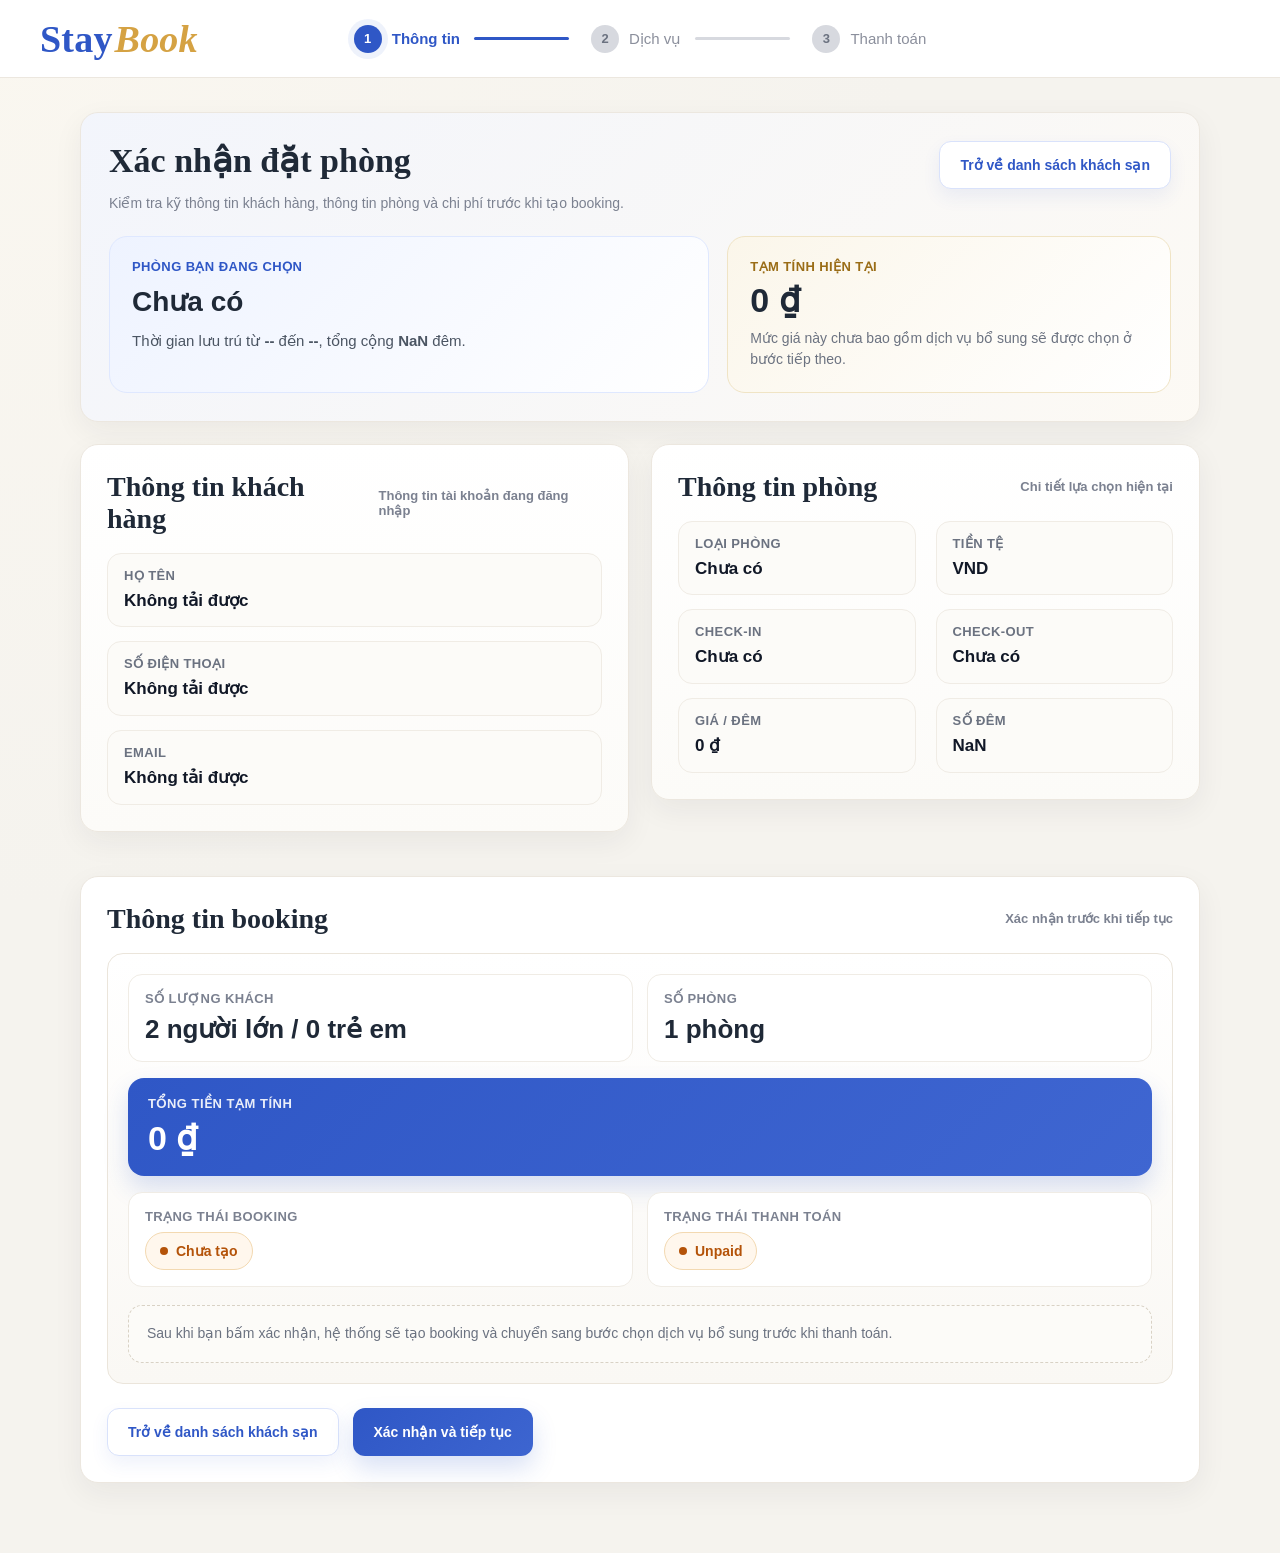
<file: templates/booking_confirm.html>
<!DOCTYPE html>
<html lang="vi">
<head>
  <meta charset="UTF-8" />
  <meta name="viewport" content="width=device-width, initial-scale=1.0" />
  <title>Xác nhận đặt phòng</title>

  <style>
    * {
      box-sizing: border-box;
    }

    :root {
      --bg: #f5f3ee;
      --card: #ffffff;
      --line: #ece7df;
      --line-soft: #f0ece5;
      --text: #1f2937;
      --muted: #7b8190;
      --blue: #2f57c6;
      --blue-hover: #284aac;
      --gold: #d5a243;
      --soft-blue: #eef3ff;
      --soft-gold: #fbf6ea;
      --shadow: 0 10px 30px rgba(31, 41, 55, 0.06);
    }

    body {
      margin: 0;
      font-family: "Segoe UI", Arial, sans-serif;
      background:
        radial-gradient(circle at top left, #faf7f0 0%, #f5f3ee 45%),
        var(--bg);
      color: var(--text);
    }

    a {
      text-decoration: none;
    }

    /* ===== TOP NAV ===== */
    .top-booking-nav {
      width: 100%;
      background: rgba(255, 255, 255, 0.96);
      backdrop-filter: blur(8px);
      border-bottom: 1px solid var(--line);
      display: flex;
      align-items: center;
      justify-content: space-between;
      padding: 0 40px;
      min-height: 78px;
      position: sticky;
      top: 0;
      z-index: 20;
    }

    .booking-nav-left,
    .booking-nav-right {
      width: 220px;
      display: flex;
      align-items: center;
    }

    .booking-nav-left {
      justify-content: flex-start;
    }

    .booking-nav-right {
      justify-content: flex-end;
    }

    .brand-text {
      font-family: Georgia, "Times New Roman", serif;
      font-size: 38px;
      font-weight: 700;
      line-height: 1;
      letter-spacing: 0.2px;
      user-select: none;
    }

    .brand-text .stay {
      color: var(--blue);
    }

    .brand-text .book {
      color: var(--gold);
      font-style: italic;
      margin-left: 2px;
    }

    .booking-nav-center {
      flex: 1;
      display: flex;
      align-items: center;
      justify-content: center;
      gap: 22px;
    }

    .step-item {
      display: flex;
      align-items: center;
      color: #8b8f9c;
      font-size: 15px;
      font-weight: 500;
      white-space: nowrap;
    }

    .step-circle {
      width: 28px;
      height: 28px;
      border-radius: 50%;
      background: #d7d9df;
      color: #6b7280;
      display: flex;
      align-items: center;
      justify-content: center;
      font-size: 13px;
      font-weight: 700;
      flex-shrink: 0;
    }

    .step-label {
      margin-left: 10px;
    }

    .step-line {
      width: 95px;
      height: 3px;
      background: #d7d9df;
      border-radius: 999px;
      margin-left: 14px;
    }

    .step-item.active .step-circle,
    .step-item.done .step-circle {
      background: var(--blue);
      color: #fff;
      box-shadow: 0 0 0 6px rgba(47, 87, 198, 0.08);
    }

    .step-item.active .step-label,
    .step-item.done .step-label {
      color: var(--blue);
      font-weight: 700;
    }

    .step-item.active .step-line,
    .step-item.done .step-line {
      background: var(--blue);
    }

    /* ===== PAGE ===== */
    .page-wrap {
      padding: 34px 20px 48px;
    }

    .container {
      max-width: 1120px;
      margin: 0 auto;
    }

    .card {
      background: var(--card);
      border-radius: 18px;
      padding: 26px;
      border: 1px solid var(--line);
      box-shadow: var(--shadow);
      margin-bottom: 22px;
    }

    .hero-card {
      padding: 28px;
      background:
        linear-gradient(135deg, rgba(47, 87, 198, 0.06), rgba(213, 162, 67, 0.06)),
        #ffffff;
    }

    h1 {
      margin-top: 0;
      margin-bottom: 10px;
      font-family: Georgia, "Times New Roman", serif;
      font-size: 34px;
      font-weight: 700;
      color: var(--text);
      line-height: 1.2;
    }

    h2 {
      margin-top: 0;
      margin-bottom: 18px;
      font-family: Georgia, "Times New Roman", serif;
      font-size: 28px;
      font-weight: 700;
      color: var(--text);
    }

    .muted {
      color: var(--muted);
      font-size: 14px;
      margin: 0;
      line-height: 1.6;
    }

    .header-actions {
      display: flex;
      justify-content: space-between;
      align-items: flex-start;
      gap: 16px;
      flex-wrap: wrap;
    }

    .hero-grid {
      display: grid;
      grid-template-columns: 1.15fr 0.85fr;
      gap: 18px;
      margin-top: 22px;
    }

    .hero-highlight {
      background: linear-gradient(135deg, var(--soft-blue), #ffffff);
      border: 1px solid #dfe8ff;
      border-radius: 18px;
      padding: 22px;
    }

    .hero-label {
      font-size: 13px;
      font-weight: 700;
      color: var(--blue);
      letter-spacing: 0.4px;
      text-transform: uppercase;
      margin-bottom: 10px;
    }

    .hero-room {
      font-size: 28px;
      font-weight: 800;
      color: var(--text);
      margin-bottom: 8px;
      line-height: 1.3;
    }

    .hero-sub {
      color: #4b5563;
      font-size: 15px;
      line-height: 1.6;
    }

    .hero-price-box {
      background: linear-gradient(135deg, var(--soft-gold), #fff);
      border: 1px solid #f0e4c5;
      border-radius: 18px;
      padding: 22px;
      display: flex;
      flex-direction: column;
      justify-content: center;
    }

    .hero-price-label {
      font-size: 13px;
      text-transform: uppercase;
      font-weight: 700;
      color: #9a6d17;
      letter-spacing: 0.4px;
      margin-bottom: 8px;
    }

    .hero-price {
      font-size: 34px;
      font-weight: 800;
      color: var(--text);
      line-height: 1.1;
      margin-bottom: 8px;
    }

    .hero-price-note {
      color: #6b7280;
      font-size: 14px;
      line-height: 1.5;
    }

    .sections {
      display: grid;
      grid-template-columns: 1fr 1fr;
      gap: 22px;
      align-items: start;
    }

    .full-width {
      grid-column: 1 / -1;
    }

    .section-title {
      margin-bottom: 18px;
      color: var(--text);
      display: flex;
      align-items: center;
      justify-content: space-between;
      gap: 10px;
    }

    .section-title small {
      font-family: "Segoe UI", Arial, sans-serif;
      font-size: 13px;
      font-weight: 600;
      color: var(--muted);
    }

    .info-grid {
      display: grid;
      grid-template-columns: 1fr 1fr;
      gap: 14px 20px;
    }

    .info-grid.single-column {
      grid-template-columns: 1fr;
    }

    .info-row {
      padding: 14px 16px;
      border: 1px solid var(--line-soft);
      border-radius: 14px;
      background: #fcfbf8;
      min-height: 68px;
      display: flex;
      flex-direction: column;
      justify-content: center;
      gap: 6px;
    }

    .info-row strong {
      color: #6b7280;
      font-weight: 700;
      font-size: 13px;
      text-transform: uppercase;
      letter-spacing: 0.4px;
    }

    .info-row span {
      color: #111827;
      font-size: 17px;
      font-weight: 700;
      line-height: 1.4;
      word-break: break-word;
    }

    .soft-card {
      background: linear-gradient(180deg, #ffffff 0%, #fcfbf8 100%);
    }

    .summary-box {
      background: linear-gradient(180deg, #ffffff 0%, #faf8f4 100%);
      border: 1px solid #ebe5db;
      border-radius: 16px;
      padding: 20px;
      margin-top: 6px;
    }

    .summary-top {
      display: grid;
      grid-template-columns: 1fr 1fr;
      gap: 14px;
      margin-bottom: 16px;
    }

    .summary-mini {
      border: 1px solid var(--line-soft);
      background: #fff;
      border-radius: 14px;
      padding: 16px;
    }

    .summary-mini .label {
      font-size: 13px;
      color: var(--muted);
      font-weight: 700;
      text-transform: uppercase;
      margin-bottom: 8px;
      letter-spacing: 0.4px;
    }

    .summary-mini .value {
      font-size: 26px;
      font-weight: 800;
      color: var(--text);
      line-height: 1.2;
    }

    .total-banner {
      margin-top: 12px;
      border-radius: 16px;
      padding: 18px 20px;
      background: linear-gradient(135deg, var(--blue), #3f66d1);
      color: #fff;
      box-shadow: 0 12px 24px rgba(47, 87, 198, 0.18);
    }

    .total-banner .label {
      font-size: 13px;
      text-transform: uppercase;
      letter-spacing: 0.5px;
      font-weight: 700;
      opacity: 0.9;
      margin-bottom: 8px;
    }

    .total-banner .value {
      font-size: 34px;
      font-weight: 800;
      line-height: 1.15;
    }

    .status-row {
      display: grid;
      grid-template-columns: 1fr 1fr;
      gap: 14px;
      margin-top: 16px;
    }

    .status-chip {
      display: inline-flex;
      align-items: center;
      gap: 8px;
      width: fit-content;
      padding: 10px 14px;
      background: #fff7ed;
      color: #b45309;
      border: 1px solid #f3d9b1;
      border-radius: 999px;
      font-size: 14px;
      font-weight: 700;
    }

    .status-chip::before {
      content: "";
      width: 8px;
      height: 8px;
      border-radius: 50%;
      background: currentColor;
      display: inline-block;
    }

    .action-row {
      display: flex;
      gap: 14px;
      margin-top: 24px;
      flex-wrap: wrap;
    }

    .btn {
      border: none;
      border-radius: 12px;
      padding: 13px 20px;
      font-size: 14px;
      font-weight: 700;
      cursor: pointer;
      transition: all 0.2s ease;
      display: inline-flex;
      align-items: center;
      justify-content: center;
      min-height: 48px;
    }

    .btn-back {
      background: #ffffff;
      color: var(--blue);
      border: 1px solid #d9e2fb;
      box-shadow: 0 8px 18px rgba(47, 87, 198, 0.08);
    }

    .btn-back:hover {
      background: #f5f8ff;
      transform: translateY(-1px);
      box-shadow: 0 12px 22px rgba(47, 87, 198, 0.12);
    }

    .btn-success {
      background: linear-gradient(135deg, var(--blue), #3d65d0);
      color: white;
      box-shadow: 0 12px 24px rgba(47, 87, 198, 0.18);
    }

    .btn-success:hover {
      background: linear-gradient(135deg, var(--blue-hover), #3359c0);
      transform: translateY(-1px);
      box-shadow: 0 14px 28px rgba(47, 87, 198, 0.22);
    }

    .btn-wide {
      min-width: 180px;
    }

    .result-box {
      margin-top: 20px;
      padding: 18px;
      border-radius: 14px;
      background: #faf8f4;
      border: 1px solid #ebe5db;
      display: none;
      line-height: 1.6;
      font-size: 15px;
    }

    .note-box {
      margin-top: 18px;
      border-radius: 14px;
      border: 1px dashed #d9d2c5;
      background: #fcfbf8;
      padding: 16px 18px;
      color: #6b7280;
      font-size: 14px;
      line-height: 1.7;
    }

    @media (max-width: 992px) {
      .top-booking-nav {
        padding: 16px 18px;
        flex-direction: column;
        gap: 12px;
      }

      .booking-nav-left,
      .booking-nav-right {
        width: 100%;
        justify-content: center;
      }

      .booking-nav-center {
        flex-wrap: wrap;
        gap: 14px;
      }

      .step-line {
        width: 48px;
      }

      .hero-grid,
      .sections {
        grid-template-columns: 1fr;
      }
    }

    @media (max-width: 768px) {
      .page-wrap {
        padding: 18px 12px 30px;
      }

      .info-grid,
      .summary-top,
      .status-row {
        grid-template-columns: 1fr;
      }

      .header-actions {
        flex-direction: column;
        align-items: stretch;
      }

      .action-row {
        flex-direction: column;
      }

      .btn,
      .btn-wide {
        width: 100%;
      }

      h1 {
        font-size: 28px;
      }

      h2 {
        font-size: 24px;
      }

      .brand-text {
        font-size: 32px;
      }

      .hero-room,
      .hero-price,
      .total-banner .value {
        font-size: 28px;
      }
    }
  </style>
</head>
<body>
  <div class="top-booking-nav">
    <div class="booking-nav-left">
      <div class="brand-text">
        <span class="stay">Stay</span><span class="book">Book</span>
      </div>
    </div>

    <div class="booking-nav-center">
      <div class="step-item active">
        <div class="step-circle">1</div>
        <div class="step-label">Thông tin</div>
        <div class="step-line"></div>
      </div>

      <div class="step-item">
        <div class="step-circle">2</div>
        <div class="step-label">Dịch vụ</div>
        <div class="step-line"></div>
      </div>

      <div class="step-item">
        <div class="step-circle">3</div>
        <div class="step-label">Thanh toán</div>
      </div>
    </div>

    <div class="booking-nav-right"></div>
  </div>

  <div class="page-wrap">
    <div class="container">
      <div class="card hero-card">
        <div class="header-actions">
          <div>
            <h1>Xác nhận đặt phòng</h1>
            <p class="muted">Kiểm tra kỹ thông tin khách hàng, thông tin phòng và chi phí trước khi tạo booking.</p>
          </div>
          <a id="backToHotelDetail" class="btn btn-back btn-wide" href="http://127.0.0.1:8000/hotels">Trở về danh sách khách sạn</a>
        </div>

        <div class="hero-grid">
          <div class="hero-highlight">
            <div class="hero-label">Phòng bạn đang chọn</div>
            <div class="hero-room" id="room_type_hero">Đang tải...</div>
            <div class="hero-sub">
              Thời gian lưu trú từ <strong id="hero_check_in">--</strong> đến <strong id="hero_check_out">--</strong>,
              tổng cộng <strong id="hero_nights">--</strong> đêm.
            </div>
          </div>

          <div class="hero-price-box">
            <div class="hero-price-label">Tạm tính hiện tại</div>
            <div class="hero-price" id="hero_total_price">0 ₫</div>
            <div class="hero-price-note">Mức giá này chưa bao gồm dịch vụ bổ sung sẽ được chọn ở bước tiếp theo.</div>
          </div>
        </div>
      </div>

      <div class="sections">
        <div class="card soft-card">
          <h2 class="section-title">
            <span>Thông tin khách hàng</span>
            <small>Thông tin tài khoản đang đăng nhập</small>
          </h2>

          <div class="info-grid single-column">
            <div class="info-row">
              <strong>Họ tên</strong>
              <span id="user_full_name">Đang tải...</span>
            </div>
            <div class="info-row">
              <strong>Số điện thoại</strong>
              <span id="user_phone">Đang tải...</span>
            </div>
            <div class="info-row">
              <strong>Email</strong>
              <span id="user_email">Đang tải...</span>
            </div>
          </div>
        </div>

        <div class="card soft-card">
          <h2 class="section-title">
            <span>Thông tin phòng</span>
            <small>Chi tiết lựa chọn hiện tại</small>
          </h2>

          <div class="info-grid">
            <div class="info-row">
              <strong>Loại phòng</strong>
              <span id="room_type_text">--</span>
            </div>
            <div class="info-row">
              <strong>Tiền tệ</strong>
              <span id="currency_text">--</span>
            </div>
            <div class="info-row">
              <strong>Check-in</strong>
              <span id="check_in_text">--</span>
            </div>
            <div class="info-row">
              <strong>Check-out</strong>
              <span id="check_out_text">--</span>
            </div>
            <div class="info-row">
              <strong>Giá / đêm</strong>
              <span id="price_text">--</span>
            </div>
            <div class="info-row">
              <strong>Số đêm</strong>
              <span id="nights_text">--</span>
            </div>
          </div>
        </div>

        <div class="card full-width">
          <h2 class="section-title">
            <span>Thông tin booking</span>
            <small>Xác nhận trước khi tiếp tục</small>
          </h2>

          <div class="summary-box">
            <div class="summary-top">
              <div class="summary-mini">
                <div class="label">Số lượng khách</div>
                <div class="value"><span id="adults_text">0</span> người lớn / <span id="children_text">0</span> trẻ em</div>
              </div>

              <div class="summary-mini">
                <div class="label">Số phòng</div>
                <div class="value"><span id="number_of_rooms_text">1</span> phòng</div>
              </div>
            </div>

            <div class="total-banner">
              <div class="label">Tổng tiền tạm tính</div>
              <div class="value" id="estimate_total_text">0 ₫</div>
            </div>

            <div class="status-row">
              <div class="summary-mini">
                <div class="label">Trạng thái booking</div>
                <div class="status-chip">Chưa tạo</div>
              </div>

              <div class="summary-mini">
                <div class="label">Trạng thái thanh toán</div>
                <div class="status-chip">Unpaid</div>
              </div>
            </div>

            <div class="note-box">
              Sau khi bạn bấm xác nhận, hệ thống sẽ tạo booking và chuyển sang bước chọn dịch vụ bổ sung trước khi thanh toán.
            </div>
          </div>

          <div class="action-row">
            <a id="backButtonBottom" class="btn btn-back btn-wide" href="http://127.0.0.1:8000/hotels">Trở về danh sách khách sạn</a>
            <button class="btn btn-success btn-wide" onclick="submitBooking()">Xác nhận và tiếp tục</button>
          </div>

          <div id="resultBox" class="result-box"></div>
        </div>
      </div>
    </div>
  </div>

  <script>
    const params = new URLSearchParams(window.location.search);

    const offerId = params.get("offer_id") || "";
    const hotelId = params.get("hotel_id") || "";
    const roomType = params.get("room_type") || "";
    const checkIn = params.get("check_in") || "";
    const checkOut = params.get("check_out") || "";
    const adultsParam = params.get("adults") || "2";
    const childrenParam = params.get("children") || "0";
    const numberOfRoomsParam = params.get("number_of_rooms") || "1";
    const price = Number(params.get("price") || 0);
    const currency = params.get("currency") || "VND";

    function formatMoney(value) {
      return new Intl.NumberFormat("vi-VN", {
        style: "currency",
        currency: currency,
        maximumFractionDigits: 0
      }).format(value || 0);
    }

    function calcNights(checkInDate, checkOutDate) {
      const d1 = new Date(checkInDate);
      const d2 = new Date(checkOutDate);
      const diff = d2 - d1;
      return Math.max(1, Math.ceil(diff / (1000 * 60 * 60 * 24)));
    }

    function updateEstimate() {
      const numberOfRooms = Number(numberOfRoomsParam || 1);
      const nights = calcNights(checkIn, checkOut);
      const total = price * numberOfRooms * nights;

      document.getElementById("estimate_total_text").innerText = formatMoney(total);
      document.getElementById("hero_total_price").innerText = formatMoney(total);
      document.getElementById("adults_text").innerText = adultsParam;
      document.getElementById("children_text").innerText = childrenParam;
      document.getElementById("number_of_rooms_text").innerText = numberOfRooms;
    }

    async function loadCurrentUserInfo() {
      try {
        const token = localStorage.getItem("access_token");

        if (!token) {
          throw new Error("Không có access_token trong localStorage");
        }

        const response = await fetch("/auth/me", {
          method: "GET",
          headers: {
            "Authorization": "Bearer " + token
          }
        });

        const rawText = await response.text();
        let data = {};

        try {
          data = rawText ? JSON.parse(rawText) : {};
        } catch {
          throw new Error(rawText || "Server không trả về JSON");
        }

        if (!response.ok) {
          throw new Error(data.detail || "Không lấy được thông tin user");
        }

        const fullName = data.full_name || "Chưa có";
        const phone = data.phone_number || "Chưa có";
        const email = data.email || "Chưa có";

        document.getElementById("user_full_name").innerText = fullName;
        document.getElementById("user_phone").innerText = phone;
        document.getElementById("user_email").innerText = email;
      } catch (error) {
        document.getElementById("user_full_name").innerText = "Không tải được";
        document.getElementById("user_phone").innerText = "Không tải được";
        document.getElementById("user_email").innerText = "Không tải được";
        console.error("Load user error:", error.message);
      }
    }

    document.getElementById("room_type_text").innerText = roomType || "Chưa có";
    document.getElementById("room_type_hero").innerText = roomType || "Chưa có";
    document.getElementById("check_in_text").innerText = checkIn || "Chưa có";
    document.getElementById("check_out_text").innerText = checkOut || "Chưa có";
    document.getElementById("hero_check_in").innerText = checkIn || "--";
    document.getElementById("hero_check_out").innerText = checkOut || "--";
    document.getElementById("price_text").innerText = formatMoney(price);
    document.getElementById("currency_text").innerText = currency;
    document.getElementById("nights_text").innerText = calcNights(checkIn, checkOut);
    document.getElementById("hero_nights").innerText = calcNights(checkIn, checkOut);

    document.getElementById("backToHotelDetail").href = "http://127.0.0.1:8000/hotels";
    document.getElementById("backButtonBottom").href = "http://127.0.0.1:8000/hotels";

    updateEstimate();
    loadCurrentUserInfo();

    async function submitBooking() {
      const resultBox = document.getElementById("resultBox");
      resultBox.style.display = "block";
      resultBox.innerHTML = "Đang tạo booking...";

      try {
        const token = localStorage.getItem("access_token");

        if (!offerId || isNaN(Number(offerId))) {
          resultBox.innerHTML = `<div style="color:red"><strong>Lỗi:</strong> offer_id không hợp lệ</div>`;
          return;
        }

        const query = new URLSearchParams({
          check_in_date: checkIn,
          check_out_date: checkOut,
          adults: Number(adultsParam),
          children: Number(childrenParam),
          number_of_rooms: Number(numberOfRoomsParam),
          special_request: ""
        });

        const response = await fetch(`/api/bookinghotels/create-booking/${offerId}?${query.toString()}`, {
          method: "POST",
          headers: {
            "Authorization": "Bearer " + token
          }
        });

        const data = await response.json();

        if (!response.ok) {
          resultBox.innerHTML = `<div style="color:red"><strong>Lỗi:</strong> ${data.detail || "Không xác định"}</div>`;
          return;
        }

        resultBox.innerHTML = `<div style="color:green"><strong>Tạo booking thành công. Đang chuyển sang chọn dịch vụ...</strong></div>`;

        setTimeout(() => {
          window.location.href = `/api/bookinghotels/booking-services-page?booking_id=${data.booking.booking_id}`;
        }, 700);

      } catch (error) {
        resultBox.innerHTML = `<div style="color:red"><strong>Lỗi gọi API:</strong> ${error.message}</div>`;
      }
    }
  </script>
</body>
</html>
</file>
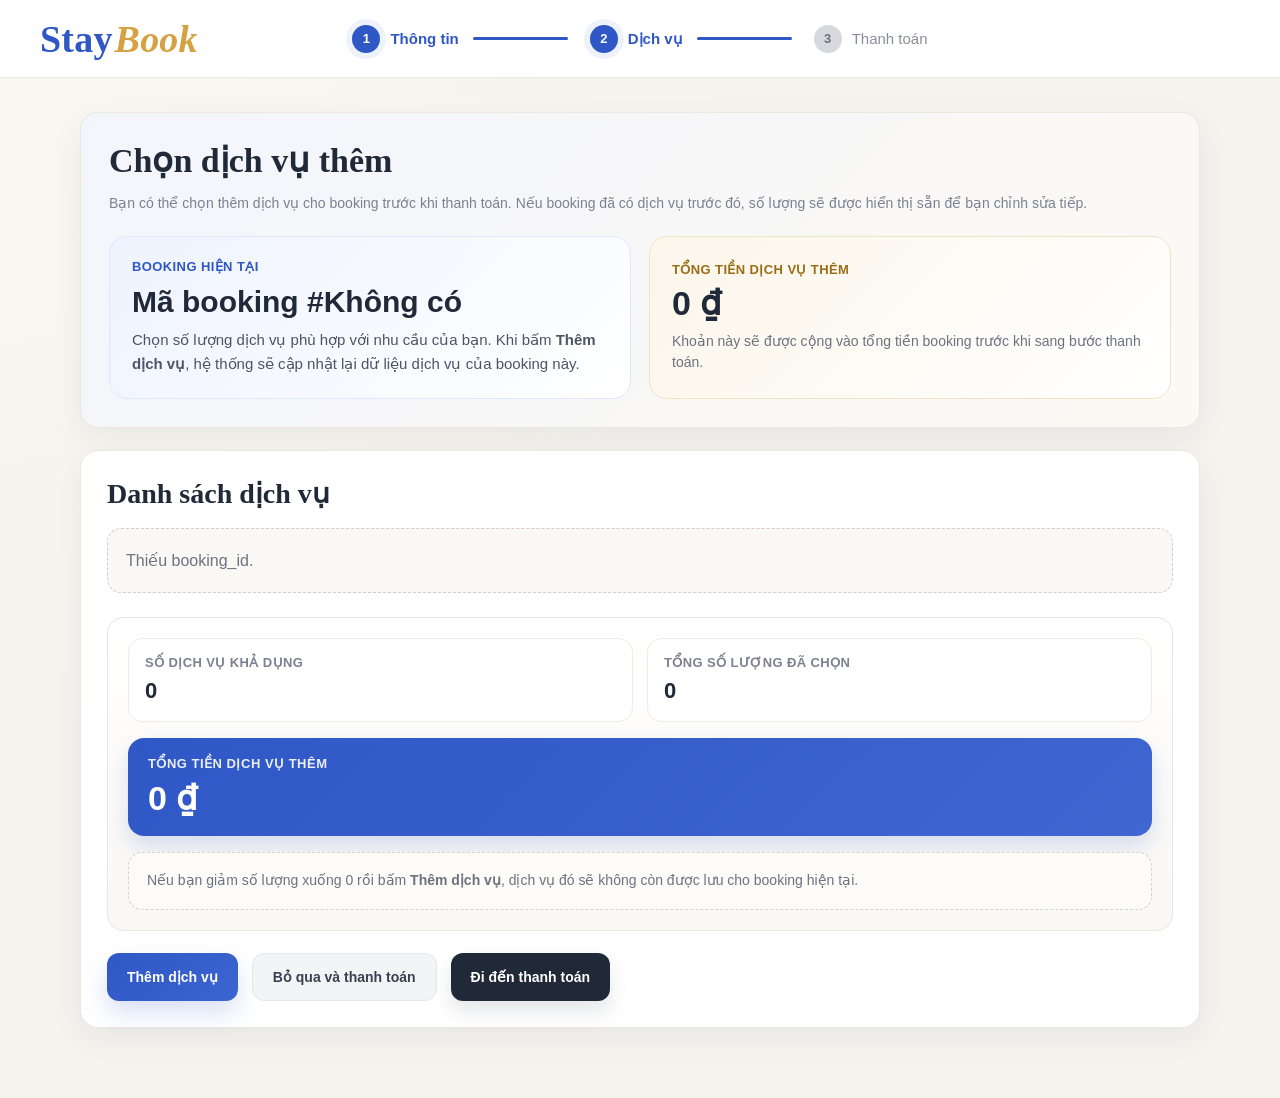
<file: templates/booking_services.html>
<!DOCTYPE html>
<html lang="vi">
<head>
  <meta charset="UTF-8" />
  <meta name="viewport" content="width=device-width, initial-scale=1.0" />
  <title>Chọn dịch vụ</title>

  <style>
    * {
      box-sizing: border-box;
    }

    :root {
      --bg: #f5f3ee;
      --card: #ffffff;
      --line: #ece7df;
      --line-soft: #f0ece5;
      --text: #1f2937;
      --muted: #7b8190;
      --blue: #2f57c6;
      --blue-hover: #284aac;
      --gold: #d5a243;
      --soft-blue: #eef3ff;
      --soft-gold: #fbf6ea;
      --soft-bg: #faf8f4;
      --shadow: 0 10px 30px rgba(31, 41, 55, 0.06);
    }

    body {
      margin: 0;
      font-family: "Segoe UI", Arial, sans-serif;
      background:
        radial-gradient(circle at top left, #faf7f0 0%, #f5f3ee 45%),
        var(--bg);
      color: var(--text);
    }

    a {
      text-decoration: none;
    }

    button {
      font-family: inherit;
    }

    /* ===== TOP NAV ===== */
    .top-booking-nav {
      width: 100%;
      background: rgba(255, 255, 255, 0.96);
      backdrop-filter: blur(8px);
      border-bottom: 1px solid var(--line);
      display: flex;
      align-items: center;
      justify-content: space-between;
      padding: 0 40px;
      min-height: 78px;
      position: sticky;
      top: 0;
      z-index: 20;
    }

    .booking-nav-left,
    .booking-nav-right {
      width: 220px;
      display: flex;
      align-items: center;
    }

    .booking-nav-left {
      justify-content: flex-start;
    }

    .booking-nav-right {
      justify-content: flex-end;
    }

    .brand-text {
      font-family: Georgia, "Times New Roman", serif;
      font-size: 38px;
      font-weight: 700;
      line-height: 1;
      letter-spacing: 0.2px;
      user-select: none;
    }

    .brand-text .stay {
      color: var(--blue);
    }

    .brand-text .book {
      color: var(--gold);
      font-style: italic;
      margin-left: 2px;
    }

    .booking-nav-center {
      flex: 1;
      display: flex;
      align-items: center;
      justify-content: center;
      gap: 22px;
    }

    .step-item {
      display: flex;
      align-items: center;
      color: #8b8f9c;
      font-size: 15px;
      font-weight: 500;
      white-space: nowrap;
    }

    .step-circle {
      width: 28px;
      height: 28px;
      border-radius: 50%;
      background: #d7d9df;
      color: #6b7280;
      display: flex;
      align-items: center;
      justify-content: center;
      font-size: 13px;
      font-weight: 700;
      flex-shrink: 0;
    }

    .step-label {
      margin-left: 10px;
    }

    .step-line {
      width: 95px;
      height: 3px;
      background: #d7d9df;
      border-radius: 999px;
      margin-left: 14px;
    }

    .step-item.active .step-circle,
    .step-item.done .step-circle {
      background: var(--blue);
      color: #fff;
      box-shadow: 0 0 0 6px rgba(47, 87, 198, 0.08);
    }

    .step-item.active .step-label,
    .step-item.done .step-label {
      color: var(--blue);
      font-weight: 700;
    }

    .step-item.active .step-line,
    .step-item.done .step-line {
      background: var(--blue);
    }

    /* ===== PAGE ===== */
    .page-wrap {
      padding: 34px 20px 48px;
    }

    .container {
      max-width: 1120px;
      margin: 0 auto;
    }

    .card {
      background: var(--card);
      border-radius: 18px;
      padding: 26px;
      border: 1px solid var(--line);
      box-shadow: var(--shadow);
      margin-bottom: 22px;
    }

    .hero-card {
      padding: 28px;
      background:
        linear-gradient(135deg, rgba(47, 87, 198, 0.06), rgba(213, 162, 67, 0.06)),
        #ffffff;
    }

    h1 {
      margin-top: 0;
      margin-bottom: 10px;
      font-family: Georgia, "Times New Roman", serif;
      font-size: 34px;
      font-weight: 700;
      color: var(--text);
      line-height: 1.2;
    }

    h2 {
      margin-top: 0;
      margin-bottom: 18px;
      font-family: Georgia, "Times New Roman", serif;
      font-size: 28px;
      font-weight: 700;
      color: var(--text);
    }

    .muted {
      color: var(--muted);
      font-size: 14px;
      margin: 0;
      line-height: 1.6;
    }

    .header-actions {
      display: flex;
      justify-content: space-between;
      align-items: flex-start;
      gap: 16px;
      flex-wrap: wrap;
    }

    .hero-grid {
      display: grid;
      grid-template-columns: 1fr 1fr;
      gap: 18px;
      margin-top: 22px;
    }

    .hero-info-box {
      background: linear-gradient(135deg, var(--soft-blue), #ffffff);
      border: 1px solid #dfe8ff;
      border-radius: 18px;
      padding: 22px;
    }

    .hero-label {
      font-size: 13px;
      font-weight: 700;
      color: var(--blue);
      letter-spacing: 0.4px;
      text-transform: uppercase;
      margin-bottom: 10px;
    }

    .hero-booking {
      font-size: 30px;
      font-weight: 800;
      color: var(--text);
      margin-bottom: 8px;
      line-height: 1.2;
    }

    .hero-sub {
      color: #4b5563;
      font-size: 15px;
      line-height: 1.6;
    }

    .hero-total-box {
      background: linear-gradient(135deg, var(--soft-gold), #fff);
      border: 1px solid #f0e4c5;
      border-radius: 18px;
      padding: 22px;
      display: flex;
      flex-direction: column;
      justify-content: center;
    }

    .hero-total-label {
      font-size: 13px;
      text-transform: uppercase;
      font-weight: 700;
      color: #9a6d17;
      letter-spacing: 0.4px;
      margin-bottom: 8px;
    }

    .hero-total-value {
      font-size: 34px;
      font-weight: 800;
      color: var(--text);
      line-height: 1.1;
      margin-bottom: 8px;
    }

    .hero-total-note {
      color: #6b7280;
      font-size: 14px;
      line-height: 1.5;
    }

    .service-list {
      display: flex;
      flex-direction: column;
      gap: 16px;
      margin-top: 18px;
    }

    .service-item {
      border: 1px solid #ebe5db;
      border-radius: 16px;
      padding: 20px;
      display: flex;
      justify-content: space-between;
      align-items: center;
      gap: 20px;
      flex-wrap: wrap;
      background: linear-gradient(180deg, #ffffff 0%, #faf8f4 100%);
      transition: 0.2s ease;
    }

    .service-item:hover {
      transform: translateY(-1px);
      box-shadow: 0 8px 18px rgba(31, 41, 55, 0.05);
    }

    .service-info {
      flex: 1;
      min-width: 280px;
    }

    .service-top {
      display: flex;
      align-items: center;
      gap: 10px;
      flex-wrap: wrap;
      margin-bottom: 8px;
    }

    .service-name {
      font-size: 20px;
      font-weight: 800;
      color: var(--text);
      line-height: 1.3;
    }


    .service-desc {
      color: #6b7280;
      font-size: 14px;
      margin-bottom: 10px;
      line-height: 1.7;
    }

    .service-meta {
      display: flex;
      align-items: center;
      gap: 18px;
      flex-wrap: wrap;
    }

    .service-price {
      color: var(--blue);
      font-weight: 800;
      font-size: 18px;
    }

    .service-selected {
      font-size: 13px;
      color: #9a6d17;
      background: #fbf6ea;
      border: 1px solid #f1e3bc;
      border-radius: 999px;
      padding: 6px 10px;
      font-weight: 700;
    }

    .qty-panel {
      min-width: 250px;
      display: flex;
      flex-direction: column;
      gap: 10px;
      align-items: flex-end;
    }

    .qty-label {
      color: #6b7280;
      font-size: 13px;
      font-weight: 700;
      text-transform: uppercase;
      letter-spacing: 0.4px;
    }

    .qty-box {
      display: flex;
      align-items: center;
      gap: 10px;
    }

    .qty-btn {
      width: 42px;
      height: 42px;
      border: none;
      border-radius: 12px;
      background: #e9edf8;
      color: var(--blue);
      font-size: 22px;
      font-weight: 800;
      cursor: pointer;
      transition: 0.2s ease;
    }

    .qty-btn:hover {
      background: #dbe4fb;
      transform: translateY(-1px);
    }

    .qty-input {
      width: 84px;
      text-align: center;
      padding: 10px 8px;
      border: 1px solid #ddd6cb;
      border-radius: 12px;
      font-size: 16px;
      font-weight: 700;
      background: #fff;
      color: #111827;
      outline: none;
    }

    .qty-input:focus {
      border-color: var(--blue);
      box-shadow: 0 0 0 3px rgba(47, 87, 198, 0.08);
    }

    .qty-total {
      font-size: 14px;
      color: #4b5563;
      font-weight: 600;
    }

    .summary-box {
      margin-top: 24px;
      background: linear-gradient(180deg, #ffffff 0%, #faf8f4 100%);
      border: 1px solid #ebe5db;
      border-radius: 16px;
      padding: 20px;
    }

    .summary-grid {
      display: grid;
      grid-template-columns: 1fr 1fr;
      gap: 14px;
      margin-bottom: 16px;
    }

    .summary-mini {
      border: 1px solid var(--line-soft);
      background: #fff;
      border-radius: 14px;
      padding: 16px;
    }

    .summary-mini .label {
      font-size: 13px;
      color: var(--muted);
      font-weight: 700;
      text-transform: uppercase;
      margin-bottom: 8px;
      letter-spacing: 0.4px;
    }

    .summary-mini .value {
      font-size: 22px;
      font-weight: 800;
      color: var(--text);
      line-height: 1.2;
    }

    .summary-banner {
      border-radius: 16px;
      padding: 18px 20px;
      background: linear-gradient(135deg, var(--blue), #3f66d1);
      color: #fff;
      box-shadow: 0 12px 24px rgba(47, 87, 198, 0.18);
    }

    .summary-banner .label {
      font-size: 13px;
      text-transform: uppercase;
      letter-spacing: 0.5px;
      font-weight: 700;
      opacity: 0.9;
      margin-bottom: 8px;
    }

    .summary-banner .value {
      font-size: 34px;
      font-weight: 800;
      line-height: 1.15;
    }

    .action-row {
      display: flex;
      gap: 14px;
      flex-wrap: wrap;
      margin-top: 22px;
    }

    .btn {
      border: none;
      border-radius: 12px;
      padding: 13px 20px;
      font-weight: 700;
      cursor: pointer;
      font-size: 14px;
      text-decoration: none;
      display: inline-flex;
      align-items: center;
      justify-content: center;
      transition: all 0.2s ease;
      min-height: 48px;
    }

    .btn-success {
      background: linear-gradient(135deg, var(--blue), #3d65d0);
      color: #fff;
      box-shadow: 0 12px 24px rgba(47, 87, 198, 0.18);
    }

    .btn-success:hover {
      background: linear-gradient(135deg, var(--blue-hover), #3359c0);
      transform: translateY(-1px);
      box-shadow: 0 14px 28px rgba(47, 87, 198, 0.22);
    }

    .btn-secondary {
      background: #f3f4f6;
      color: #374151;
      border: 1px solid #e5e7eb;
    }

    .btn-secondary:hover {
      background: #e9ebef;
    }

    .btn-primary {
      background: #1f2937;
      color: #ffffff;
      box-shadow: 0 10px 20px rgba(31, 41, 55, 0.12);
    }

    .btn-primary:hover {
      background: #111827;
      transform: translateY(-1px);
    }

    .result-box {
      margin-top: 18px;
      padding: 18px;
      border-radius: 14px;
      border: 1px solid #ebe5db;
      background: #faf8f4;
      display: none;
      line-height: 1.6;
      font-size: 15px;
    }

    .empty-box {
      padding: 18px;
      border-radius: 14px;
      background: #faf8f4;
      border: 1px dashed #d6cdc0;
      color: #6b7280;
      line-height: 1.7;
    }

    .note-box {
      margin-top: 16px;
      border-radius: 14px;
      border: 1px dashed #d9d2c5;
      background: #fcfbf8;
      padding: 16px 18px;
      color: #6b7280;
      font-size: 14px;
      line-height: 1.7;
    }

    @media (max-width: 992px) {
      .top-booking-nav {
        padding: 16px 18px;
        flex-direction: column;
        gap: 12px;
      }

      .booking-nav-left,
      .booking-nav-right {
        width: 100%;
        justify-content: center;
      }

      .booking-nav-center {
        flex-wrap: wrap;
        gap: 14px;
      }

      .step-line {
        width: 48px;
      }

      .hero-grid {
        grid-template-columns: 1fr;
      }
    }

    @media (max-width: 768px) {
      .page-wrap {
        padding: 18px 12px 30px;
      }

      .service-item {
        flex-direction: column;
        align-items: stretch;
      }

      .qty-panel {
        min-width: 100%;
        align-items: flex-start;
      }

      .summary-grid {
        grid-template-columns: 1fr;
      }

      .action-row {
        flex-direction: column;
      }

      .btn {
        width: 100%;
      }

      h1 {
        font-size: 28px;
      }

      h2 {
        font-size: 24px;
      }

      .brand-text {
        font-size: 32px;
      }

      .hero-booking,
      .hero-total-value,
      .summary-banner .value {
        font-size: 28px;
      }
    }
  </style>
</head>
<body>
  <div class="top-booking-nav">
    <div class="booking-nav-left">
      <div class="brand-text">
        <span class="stay">Stay</span><span class="book">Book</span>
      </div>
    </div>

    <div class="booking-nav-center">
      <div class="step-item done">
        <div class="step-circle">1</div>
        <div class="step-label">Thông tin</div>
        <div class="step-line"></div>
      </div>

      <div class="step-item active">
        <div class="step-circle">2</div>
        <div class="step-label">Dịch vụ</div>
        <div class="step-line"></div>
      </div>

      <div class="step-item">
        <div class="step-circle">3</div>
        <div class="step-label">Thanh toán</div>
      </div>
    </div>

    <div class="booking-nav-right"></div>
  </div>

  <div class="page-wrap">
    <div class="container">
      <div class="card hero-card">
        <div class="header-actions">
          <div>
            <h1>Chọn dịch vụ thêm</h1>
            <p class="muted">Bạn có thể chọn thêm dịch vụ cho booking trước khi thanh toán. Nếu booking đã có dịch vụ trước đó, số lượng sẽ được hiển thị sẵn để bạn chỉnh sửa tiếp.</p>
          </div>
        </div>

        <div class="hero-grid">
          <div class="hero-info-box">
            <div class="hero-label">Booking hiện tại</div>
            <div class="hero-booking">Mã booking #<span id="bookingIdText">...</span></div>
            <div class="hero-sub">
              Chọn số lượng dịch vụ phù hợp với nhu cầu của bạn. Khi bấm <strong>Thêm dịch vụ</strong>, hệ thống sẽ cập nhật lại dữ liệu dịch vụ của booking này.
            </div>
          </div>

          <div class="hero-total-box">
            <div class="hero-total-label">Tổng tiền dịch vụ thêm</div>
            <div class="hero-total-value" id="serviceTotalHero">0 ₫</div>
            <div class="hero-total-note">Khoản này sẽ được cộng vào tổng tiền booking trước khi sang bước thanh toán.</div>
          </div>
        </div>
      </div>

      <div class="card">
        <h2>Danh sách dịch vụ</h2>
        <div id="serviceList" class="service-list"></div>

        <div class="summary-box">
          <div class="summary-grid">
            <div class="summary-mini">
              <div class="label">Số dịch vụ khả dụng</div>
              <div class="value" id="serviceCountText">0</div>
            </div>

            <div class="summary-mini">
              <div class="label">Tổng số lượng đã chọn</div>
              <div class="value" id="selectedQtyText">0</div>
            </div>
          </div>

          <div class="summary-banner">
            <div class="label">Tổng tiền dịch vụ thêm</div>
            <div class="value" id="serviceTotalText">0 ₫</div>
          </div>

          <div class="note-box">
            Nếu bạn giảm số lượng xuống 0 rồi bấm <strong>Thêm dịch vụ</strong>, dịch vụ đó sẽ không còn được lưu cho booking hiện tại.
          </div>
        </div>

        <div class="action-row">
          <button class="btn btn-success" onclick="submitSelectedServices()">Thêm dịch vụ</button>
          <a id="skipPaymentBtn" class="btn btn-secondary" href="#">Bỏ qua và thanh toán</a>
          <a id="goPaymentBtn" class="btn btn-primary" href="#">Đi đến thanh toán</a>
        </div>

        <div id="resultBox" class="result-box"></div>
      </div>
    </div>
  </div>

  <script>
    const params = new URLSearchParams(window.location.search);
    const bookingId = params.get("booking_id");

    const serviceListEl = document.getElementById("serviceList");
    const resultBox = document.getElementById("resultBox");
    const serviceTotalText = document.getElementById("serviceTotalText");
    const serviceTotalHero = document.getElementById("serviceTotalHero");
    const selectedQtyText = document.getElementById("selectedQtyText");
    const serviceCountText = document.getElementById("serviceCountText");
    const bookingIdText = document.getElementById("bookingIdText");
    const skipPaymentBtn = document.getElementById("skipPaymentBtn");
    const goPaymentBtn = document.getElementById("goPaymentBtn");

    let services = [];
    let hotelId = null;

    bookingIdText.innerText = bookingId || "Không có";

    function formatMoney(value) {
      return new Intl.NumberFormat("vi-VN", {
        style: "currency",
        currency: "VND",
        maximumFractionDigits: 0
      }).format(value || 0);
    }

    function updatePaymentLinks() {
      const paymentUrl = `/api/bookinghotels/payment-page?booking_id=${bookingId}`;
      skipPaymentBtn.href = paymentUrl;
      goPaymentBtn.href = paymentUrl;
    }

    function updateTotal() {
      let total = 0;
      let selectedQty = 0;

      services.forEach(service => {
        const input = document.getElementById(`qty_${service.hotelservice_id}`);
        if (!input) return;

        const quantity = Number(input.value || 0);
        total += Number(service.price || 0) * quantity;
        selectedQty += quantity;
      });

      serviceTotalText.innerText = formatMoney(total);
      serviceTotalHero.innerText = formatMoney(total);
      selectedQtyText.innerText = selectedQty;
      serviceCountText.innerText = services.length;
    }

    function changeQty(hotelserviceId, delta) {
      const input = document.getElementById(`qty_${hotelserviceId}`);
      if (!input) return;

      let value = Number(input.value || 0);
      value += delta;

      if (value < 0) value = 0;

      input.value = value;
      updateServiceLineTotal(hotelserviceId);
      updateTotal();
    }

    function sanitizeQty(hotelserviceId) {
      const input = document.getElementById(`qty_${hotelserviceId}`);
      if (!input) return;

      let value = Number(input.value || 0);
      if (isNaN(value) || value < 0) value = 0;

      input.value = Math.floor(value);
      updateServiceLineTotal(hotelserviceId);
      updateTotal();
    }

    function updateServiceLineTotal(hotelserviceId) {
      const service = services.find(s => Number(s.hotelservice_id) === Number(hotelserviceId));
      const input = document.getElementById(`qty_${hotelserviceId}`);
      const totalEl = document.getElementById(`line_total_${hotelserviceId}`);
      if (!service || !input || !totalEl) return;

      const quantity = Number(input.value || 0);
      totalEl.innerText = `Thành tiền: ${formatMoney(Number(service.price || 0) * quantity)}`;
    }

    function renderServices() {
  if (!services || services.length === 0) {
    serviceListEl.innerHTML = `
      <div class="empty-box">
        Khách sạn này hiện chưa có dịch vụ khả dụng.
      </div>
    `;
    updateTotal();
    return;
  }

  serviceListEl.innerHTML = services.map(service => {
    const selectedQuantity = Number(service.selected_quantity || 0);
    const lineTotal = Number(service.price || 0) * selectedQuantity;

    return `
      <div class="service-item">
        <div class="service-info">
          <div class="service-top">
            <div class="service-name">${service.service_name}</div>
            ${selectedQuantity > 0 ? `<div class="service-selected">Đã chọn trước đó: ${selectedQuantity}</div>` : ""}
          </div>

          <div class="service-desc">${service.description || "Không có mô tả"}</div>

          <div class="service-meta">
            <div class="service-price">${formatMoney(service.price)}</div>
            <div id="line_total_${service.hotelservice_id}" class="qty-total">
              Thành tiền: ${formatMoney(lineTotal)}
            </div>
          </div>
        </div>

        <div class="qty-panel">
          <div class="qty-label">Số lượng</div>

          <div class="qty-box">
            <button class="qty-btn" type="button" onclick="changeQty(${service.hotelservice_id}, -1)">-</button>
            <input
              id="qty_${service.hotelservice_id}"
              class="qty-input"
              type="number"
              min="0"
              value="${selectedQuantity}"
              oninput="sanitizeQty(${service.hotelservice_id})"
            />
            <button class="qty-btn" type="button" onclick="changeQty(${service.hotelservice_id}, 1)">+</button>
          </div>
        </div>
      </div>
    `;
  }).join("");

  updateTotal();
}

    async function loadServices() {
      if (!bookingId) {
        serviceListEl.innerHTML = `<div class="empty-box">Thiếu booking_id.</div>`;
        return;
      }

      try {
        const token = localStorage.getItem("access_token");

        const response = await fetch(`/api/bookinghotels/available-services/${bookingId}`, {
          method: "GET",
          headers: {
            "Authorization": "Bearer " + token
          }
        });

        const rawText = await response.text();
        let data = {};

        try {
          data = rawText ? JSON.parse(rawText) : {};
        } catch {
          throw new Error(rawText || "Server không trả về JSON");
        }

        if (!response.ok) {
          throw new Error(data.detail || "Không tải được danh sách dịch vụ");
        }

        services = (data.services || []).map(service => ({
          ...service,
          selected_quantity: Number(service.selected_quantity || 0)
        }));

        hotelId = data.hotel_id || "";
        renderServices();
      } catch (error) {
        serviceListEl.innerHTML = `
          <div class="empty-box" style="color:red;">
            Lỗi tải dịch vụ: ${error.message}
          </div>
        `;
      }
    }

    async function submitSelectedServices() {
      resultBox.style.display = "block";
      resultBox.innerHTML = "Đang cập nhật dịch vụ...";

      const selectedItems = services.map(service => {
        const input = document.getElementById(`qty_${service.hotelservice_id}`);
        const quantity = Number(input?.value || 0);

        return {
          hotelservice_id: service.hotelservice_id,
          quantity: quantity
        };
      });

      try {
        const token = localStorage.getItem("access_token");

        const response = await fetch(`/api/bookinghotels/add-services/${bookingId}`, {
          method: "POST",
          headers: {
            "Content-Type": "application/json",
            "Authorization": "Bearer " + token
          },
          body: JSON.stringify(selectedItems)
        });

        const rawText = await response.text();
        let data = {};

        try {
          data = rawText ? JSON.parse(rawText) : {};
        } catch {
          throw new Error(rawText || "Server không trả về JSON");
        }

        if (!response.ok) {
          throw new Error(data.detail || "Không cập nhật được dịch vụ");
        }

        resultBox.innerHTML = `
          <div style="color:green; margin-bottom:10px;">
            <strong>Cập nhật dịch vụ thành công</strong>
          </div>
          <div><strong>Booking ID:</strong> ${data.booking_id}</div>
          <div><strong>Tổng tiền dịch vụ:</strong> ${formatMoney(data.added_service_cost)}</div>
          <div><strong>Tổng tiền booking mới:</strong> ${formatMoney(data.new_total_amount)}</div>
          <div style="margin-top:14px;">
            <a class="btn btn-primary" href="/api/bookinghotels/payment-page?booking_id=${data.booking_id}">
              Đi đến thanh toán
            </a>
          </div>
        `;

        await loadServices();
      } catch (error) {
        resultBox.innerHTML = `
          <div style="color:red;">
            <strong>Lỗi:</strong> ${error.message}
          </div>
        `;
      }
    }

    updatePaymentLinks();
    loadServices();
  </script>
</body>
</html>
</file>
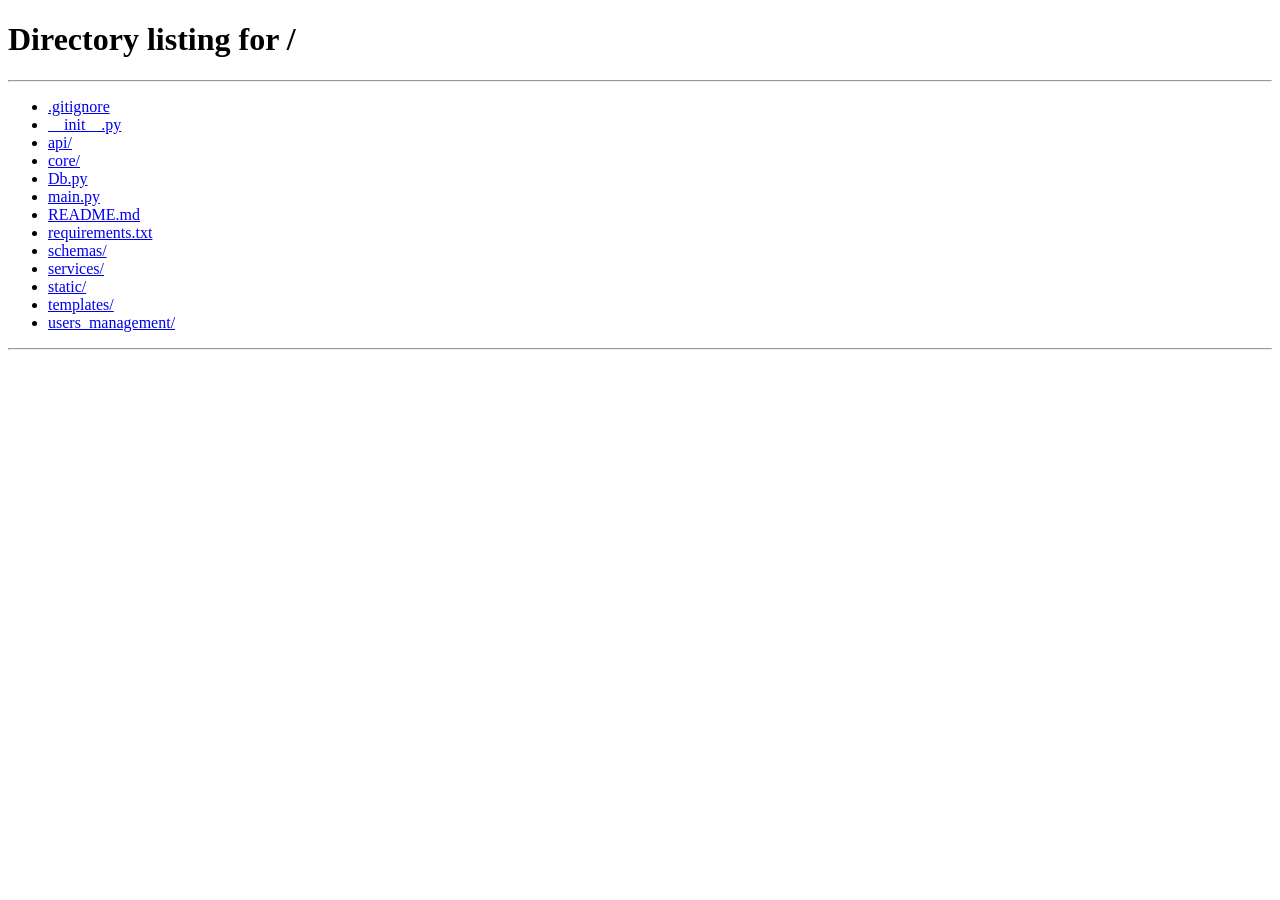
<file: templates/admin/admin_hotel.html>
<!DOCTYPE html>
<html lang="vi">
<head>
  <meta charset="UTF-8" />
  <meta name="viewport" content="width=device-width, initial-scale=1.0" />
  <title>Admin Hotel Dashboard</title>

  <!-- CSS của trang admin hotel -->
  <link rel="stylesheet" href="/static/css/admin/admin_hotel.css" />
</head>
<body>
  <!-- =========================
       TOPBAR
  ========================== -->
  <header class="admin-topbar">
    <div>
      <p class="topbar-kicker">StayBook Admin</p>
      <h1>Quản lí khách sạn</h1>
    </div>

    <div class="topbar-actions">
      <span id="adminNameBadge" class="admin-badge">Admin</span>
      <button id="logoutBtn" class="ghost-btn" type="button">Đăng xuất</button>
    </div>
  </header>

  <!-- =========================
       MAIN LAYOUT
  ========================== -->
  <main class="dashboard-wrap">

    <!-- =========================
         CỘT TRÁI: IMPORT HOTEL
    ========================== -->
    <section class="left-column card">
      <div class="section-head">
        <h2>Import khách sạn</h2>
        <p>Import khách sạn theo thành phố từ Geoapify vào database.</p>
      </div>

      <!-- Form import -->
      <form id="importHotelForm" class="stack-form">
        <div class="field-group">
          <label for="importCity">Tên thành phố</label>
          <input id="importCity" type="text" placeholder="Ví dụ: Hà Nội" required />
        </div>

        <div class="field-group">
          <label for="importMaxResults">Số lượng tối đa</label>
          <input id="importMaxResults" type="number" min="1" max="30" value="10" required />
        </div>

        <button type="submit" class="primary-btn full-btn">Import khách sạn</button>
      </form>

      <div class="mini-divider"></div>

      <!-- Kết quả import -->
      <div class="section-head small-head">
        <h3>Kết quả import</h3>
      </div>
      <div id="importResultBox" class="info-box empty-state">
        Chưa có dữ liệu import.
      </div>
    </section>

    <!-- =========================
         CỘT PHẢI: SEARCH + TABLE
    ========================== -->
    <section class="right-column card rounded-panel">
      <div class="section-head">
        <h2>Tìm kiếm khách sạn</h2>
        <p>Lọc khách sạn theo dữ liệu hiện có trong database.</p>
      </div>

      <!-- Form search -->
      <form id="searchHotelForm" class="search-grid">
        <div class="field-group">
          <label for="searchCity">Thành phố</label>
          <input id="searchCity" type="text" placeholder="Nhập thành phố" />
        </div>

        <div class="field-group">
          <label for="searchHotelName">Tên khách sạn</label>
          <input id="searchHotelName" type="text" placeholder="Nhập tên khách sạn" />
        </div>

        <div class="field-group">
          <label for="searchMinPrice">Giá tối thiểu</label>
          <input id="searchMinPrice" type="number" min="0" placeholder="Ví dụ: 500000" />
        </div>

        <div class="field-group">
          <label for="searchMaxPrice">Giá tối đa</label>
          <input id="searchMaxPrice" type="number" min="0" placeholder="Ví dụ: 2000000" />
        </div>

        <div class="field-group">
            <label for="searchMinRating">Hạng sao tối thiểu</label>
            <input id="searchMinRating" type="number" min="1" max="5" step="0.1" placeholder="Ví dụ: 3" />
        </div>

        <div class="field-group">
            <label for="searchMaxRating">Hạng sao tối đa</label>
            <input id="searchMaxRating" type="number" min="1" max="5" step="0.1" placeholder="Ví dụ: 5" />
        </div>

        <div class="field-group">
          <label for="searchMinCapacity">Sức chứa tối thiểu</label>
          <input id="searchMinCapacity" type="number" min="1" placeholder="Ví dụ: 2" />
        </div>

        <div class="field-group">
          <label for="searchMinAvailableQuantity">Số phòng trống tối thiểu</label>
          <input id="searchMinAvailableQuantity" type="number" min="0" placeholder="Ví dụ: 1" />
        </div>

        <div class="field-group">
          <label for="searchSource">Nguồn dữ liệu</label>
          <input id="searchSource" type="text" value="Geoapify" readonly />
        </div>

        <div class="field-group">
          <label for="searchSortBy">Sắp xếp</label>
          <select id="searchSortBy">
            <option value="price_asc">Giá tăng dần</option>
            <option value="price_desc">Giá giảm dần</option>
            <option value="rating_desc">Rating giảm dần</option>
            <option value="newest">Mới nhất</option>
          </select>
        </div>

        <div class="search-actions">
          <button type="submit" class="primary-btn">Tìm kiếm</button>
          <button type="button" id="resetSearchBtn" class="ghost-btn">Reset</button>
        </div>
      </form>

      <!-- Header kết quả -->
      <div class="result-head">
        <h3>Danh sách khách sạn</h3>
        <span id="resultCount" class="result-count">0 kết quả</span>
      </div>

      <!-- Bảng khách sạn -->
      <div class="request-table-wrap">
        <table class="request-table">
          <thead>
            <tr>
                <th>Hotel ID</th>
                <th>Tên khách sạn</th>
                <th>Thành phố</th>
                <th>Giá thấp nhất</th>
                <th>Hạng sao</th>
                <th>Nguồn</th>
                <th></th>
                </tr>
          </thead>
          <tbody id="hotelTableBody">
            <tr>
              <td colspan="7" class="table-empty">Đang tải dữ liệu...</td>
            </tr>
          </tbody>
        </table>
      </div>

      <!-- Phân trang -->
      <div id="paginationWrap" class="pagination-wrap hidden">
        <button id="prevPageBtn" class="ghost-btn" type="button">← Trang trước</button>
        <div id="paginationNumbers" class="pagination-numbers"></div>
        <button id="nextPageBtn" class="ghost-btn" type="button">Trang sau →</button>
      </div>
    </section>

    <!-- =========================
         PHẦN GHI CHÚ / PLACEHOLDER
    ========================== -->
    <section class="bottom-column card report-placeholder">
      <h2>Ghi chú</h2>
      <p>Admin có thể import, tìm kiếm và xóa khách sạn tại đây.</p>
    </section>
  </main>

  <!-- =========================
       MODAL CHI TIẾT HOTEL
  ========================== -->
  <div id="detailOverlay" class="overlay hidden">
    <div class="floating-panel">
      <button id="closeDetailBtn" class="close-btn" type="button">×</button>

      <div class="floating-panel-body">
        <div class="detail-top">
          <h3>Chi tiết khách sạn</h3>
          <span id="detailSource" class="status-chip">Nguồn</span>
        </div>

        <div class="detail-block">
          <h4>Thông tin khách sạn</h4>
          <div id="detailHotelInfo" class="detail-grid"></div>
        </div>

        <div class="detail-block">
          <h4>Địa chỉ</h4>
          <p id="detailAddress" class="reason-box">—</p>
        </div>

        <div class="detail-actions">
          <button id="deleteHotelBtn" class="danger-btn" type="button">Xóa khách sạn</button>
        </div>
      </div>
    </div>
  </div>

  <!-- =========================
       MODAL XÁC NHẬN XÓA
  ========================== -->
  <div id="confirmOverlay" class="overlay hidden">
    <div class="confirm-panel">
      <h3>Xác nhận xóa khách sạn</h3>
      <p id="confirmMessage">Bạn có chắc muốn xóa khách sạn này không?</p>
      <div class="confirm-actions">
        <button id="confirmCancelBtn" class="ghost-btn" type="button">Hủy</button>
        <button id="confirmOkBtn" class="danger-btn" type="button">Xóa</button>
      </div>
    </div>
  </div>

  <!-- =========================
       TOAST THÔNG BÁO
  ========================== -->
  <div id="toast" class="toast hidden"></div>

  <!-- JS của trang admin hotel -->
  <script src="/static/js/admin/admin_hotel.js"></script>
</body>
</html>
</file>
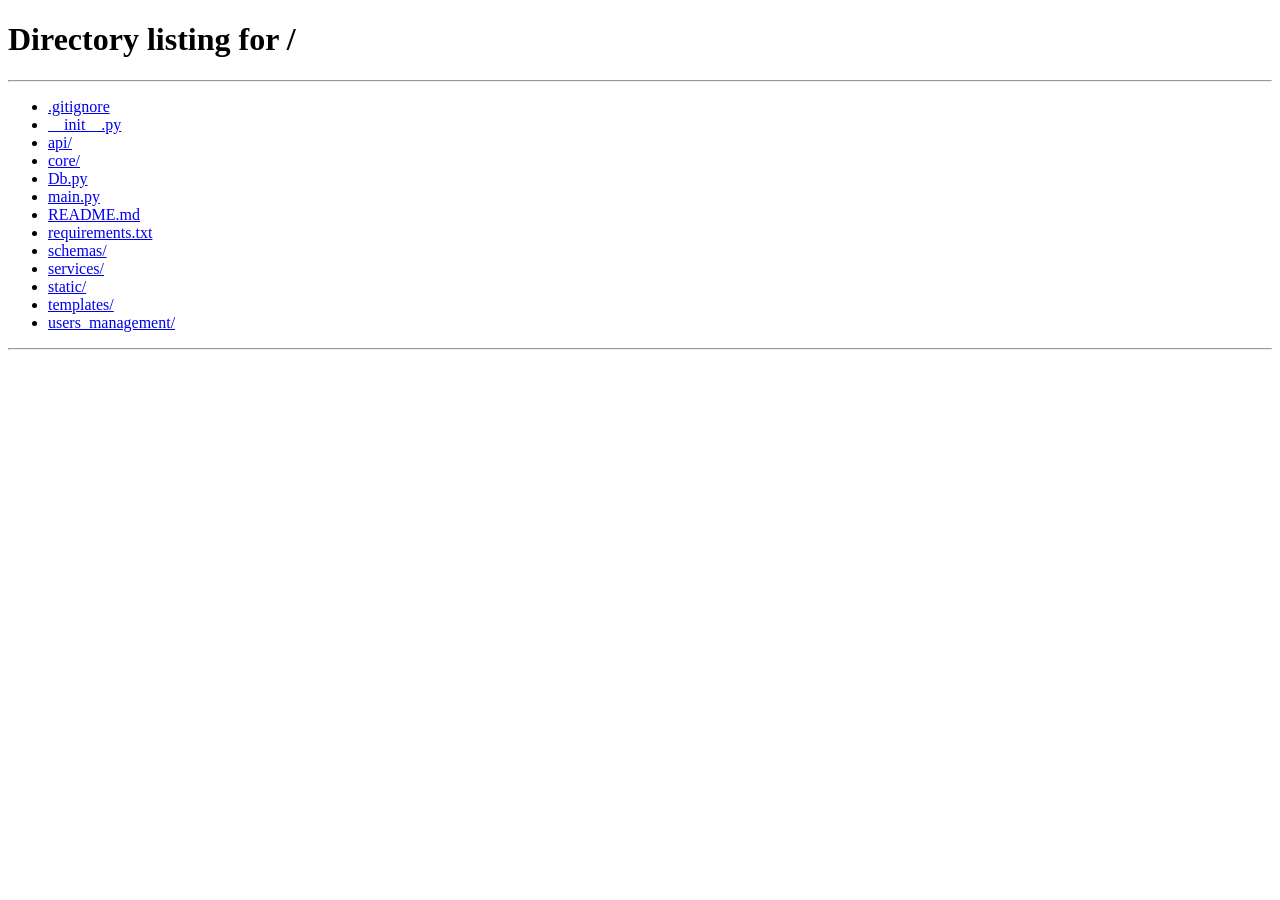
<file: templates/receptionist/receptionist_hotel_service.html>
<!DOCTYPE html>
<html lang="vi">
<head>
  <meta charset="UTF-8" />
  <meta name="viewport" content="width=device-width, initial-scale=1.0" />
  <title>Receptionist Hotel Service Dashboard</title>
  <link rel="stylesheet" href="/static/css/receptionist/receptionist_hotel_service.css" />
</head>
<body>
  <!-- =========================
       TOPBAR
  ========================== -->
  <header class="admin-topbar">
    <div>
      <p class="topbar-kicker">StayBook Receptionist</p>
      <h1>Quản lí dịch vụ khách sạn</h1>
    </div>

    <div class="topbar-actions">
      <span id="receptionistNameBadge" class="admin-badge">Receptionist</span>
      <button id="logoutBtn" class="ghost-btn" type="button">Đăng xuất</button>
    </div>
  </header>

  
<!-- =========================
     TASKBAR
========================== -->
<nav class="page-taskbar">
  <a href="/receptionist/booking-payment-page" class="taskbar-link">
    Booking & Payment
  </a>
  <a href="/receptionist/hotel-services-page" class="taskbar-link active">
    Hotel Services
  </a>
</nav>
  <!-- =========================
       MAIN LAYOUT
  ========================== -->
  <main class="dashboard-wrap receptionist-layout">

    <!-- =========================
         CỘT TRÁI: GÁN SERVICE
    ========================== -->
    <section class="left-column card">
      <div class="section-head">
        <h2>Gán dịch vụ cho khách sạn</h2>
        <p>Chọn dịch vụ từ hệ thống và gán cho khách sạn bạn đang quản lí.</p>
      </div>

      <form id="assignServiceForm" class="stack-form">
        <div class="field-group">
          <label for="serviceSelect">Chọn dịch vụ</label>
          <select id="serviceSelect" required>
            <option value="">-- Chọn dịch vụ --</option>
          </select>
        </div>

        <div id="servicePreviewBox" class="info-box empty-state">
          Chọn một dịch vụ để xem mô tả và giá mặc định.
        </div>

        <div class="field-group">
          <label for="customPriceInput">Giá riêng của khách sạn (không bắt buộc)</label>
          <input
            id="customPriceInput"
            type="number"
            min="0"
            step="0.01"
            placeholder="Ví dụ: 150000"
          />
        </div>

        <div class="field-group inline-check">
          <input id="isAvailableInput" type="checkbox" checked />
          <label for="isAvailableInput">Đang khả dụng</label>
        </div>

        <button type="submit" class="primary-btn full-btn">Gán dịch vụ</button>
      </form>

      <div class="mini-divider"></div>

      <div class="section-head small-head">
        <h3>Ghi chú</h3>
      </div>
      <div class="info-box">
        - Nếu không nhập giá riêng thì hệ thống sẽ dùng giá mặc định.<br />
        - Receptionist chỉ được quản lí dịch vụ của khách sạn đã được gán.
      </div>
    </section>

    <!-- =========================
         CỘT PHẢI: QUẢN LÍ SERVICE HOTEL
    ========================== -->
    <section class="right-column card rounded-panel">
      <div class="section-head">
        <h2>Dịch vụ của khách sạn</h2>
        <p>Quản lí các dịch vụ đang áp dụng cho khách sạn của bạn.</p>
      </div>

      <!-- HOTEL INFO -->
      <div class="hotel-info-box">
        <div class="hotel-info-item">
          <span>Tên khách sạn</span>
          <strong id="hotelNameText">Đang tải...</strong>
        </div>

        <div class="hotel-info-item wide">
          <span>Địa chỉ khách sạn</span>
          <strong id="hotelAddressText">Đang tải...</strong>
        </div>
      </div>

      <!-- FORM FILTER -->
      <form id="filterForm" class="search-grid compact-grid">
        <div class="field-group">
          <label for="searchKeyword">Tìm theo tên dịch vụ</label>
          <input id="searchKeyword" type="text" placeholder="Ví dụ: Giặt ủi" />
        </div>

        <div class="field-group">
          <label for="availabilityFilter">Trạng thái khả dụng</label>
          <select id="availabilityFilter">
            <option value="all">Tất cả</option>
            <option value="available">Đang khả dụng</option>
            <option value="unavailable">Tạm ngưng</option>
          </select>
        </div>

        <div class="field-group">
          <label for="minPriceFilter">Giá tối thiểu</label>
          <input id="minPriceFilter" type="number" min="0" placeholder="Ví dụ: 50000" />
        </div>

        <div class="field-group">
          <label for="maxPriceFilter">Giá tối đa</label>
          <input id="maxPriceFilter" type="number" min="0" placeholder="Ví dụ: 300000" />
        </div>

        <div id="priceFilterError" class="filter-error hidden">
          Giá tối thiểu không được lớn hơn giá tối đa.
        </div>

        <div class="search-actions">
          <button type="submit" class="primary-btn">Lọc dữ liệu</button>
          <button type="button" id="resetFilterBtn" class="ghost-btn">Reset</button>
        </div>
      </form>

      <!-- HEADER KẾT QUẢ -->
      <div class="result-head">
        <h3>Danh sách dịch vụ đã gán</h3>
        <span id="resultCount" class="result-count">0 kết quả</span>
      </div>

      <!-- TABLE -->
      <div class="request-table-wrap">
        <table class="request-table">
          <thead>
            <tr>
              <th>HotelService ID</th>
              <th>Tên dịch vụ</th>
              <th>Giá mặc định</th>
              <th>Giá áp dụng</th>
              <th>Đơn vị</th>
              <th>Khả dụng</th>
              <th></th>
            </tr>
          </thead>
          <tbody id="hotelServiceTableBody">
            <tr>
              <td colspan="7" class="table-empty">Đang tải dữ liệu...</td>
            </tr>
          </tbody>
        </table>
      </div>

      <!-- PHÂN TRANG -->
      <div id="paginationWrap" class="pagination-wrap hidden">
        <button id="prevPageBtn" class="ghost-btn" type="button">← Trang trước</button>
        <div id="paginationNumbers" class="pagination-numbers"></div>
        <button id="nextPageBtn" class="ghost-btn" type="button">Trang sau →</button>
      </div>
    </section>

    <!-- =========================
         CỘT DƯỚI: SERVICE HỆ THỐNG
    ========================== -->
    <section class="bottom-column card bottom-service-column">
      <div class="bottom-section-head">
        <h2>Dịch vụ đang hoạt động trong hệ thống</h2>
        <p>Dùng để receptionist chọn nhanh và gán vào khách sạn.</p>
      </div>

      <div class="catalog-grid" id="serviceCatalogGrid">
        <div class="empty-state">Đang tải danh sách dịch vụ...</div>
      </div>
    </section>
  </main>

  <!-- =========================
       MODAL CHI TIẾT / CẬP NHẬT
  ========================== -->
  <div id="detailOverlay" class="overlay hidden">
    <div class="floating-panel">
      <button id="closeDetailBtn" class="close-btn" type="button">×</button>

      <div class="floating-panel-body">
        <div class="detail-top">
          <h3>Cập nhật dịch vụ khách sạn</h3>
          <span id="detailAvailabilityBadge" class="status-chip">Trạng thái</span>
        </div>

        <div class="detail-block">
          <h4>Thông tin hiện tại</h4>
          <div id="detailHotelServiceInfo" class="detail-grid"></div>
        </div>

        <div class="detail-block">
          <h4>Mô tả dịch vụ</h4>
          <p id="detailDescription" class="reason-box">—</p>
        </div>

        <form id="updateHotelServiceForm" class="stack-form modal-form">
          <div class="field-group">
            <label for="updateCustomPriceInput">Giá riêng mới</label>
            <input
              id="updateCustomPriceInput"
              type="number"
              min="0"
              step="0.01"
              placeholder="Để trống nếu muốn giữ nguyên"
            />
          </div>

          <div class="field-group inline-check">
            <input id="updateIsAvailableInput" type="checkbox" />
            <label for="updateIsAvailableInput">Đang khả dụng</label>
          </div>

          <div class="detail-actions">
            <button type="submit" class="primary-btn">Lưu cập nhật</button>
            <button type="button" class="danger-btn" id="deleteHotelServiceBtn">Xóa khỏi khách sạn</button>
          </div>
        </form>
      </div>
    </div>
  </div>

  <!-- =========================
       MODAL XÁC NHẬN
  ========================== -->
  <div id="confirmOverlay" class="overlay hidden">
    <div class="confirm-panel">
      <h3>Xác nhận thao tác</h3>
      <p id="confirmMessage">Bạn có chắc muốn thực hiện thao tác này không?</p>
      <div class="confirm-actions">
        <button id="confirmCancelBtn" class="ghost-btn" type="button">Hủy</button>
        <button id="confirmOkBtn" class="danger-btn" type="button">Xác nhận</button>
      </div>
    </div>
  </div>

  <!-- TOAST -->
  <div id="toast" class="toast hidden"></div>

  <script src="/static/js/receptionist/receptionist_hotel_service.js"></script>
</body>
</html>
</file>
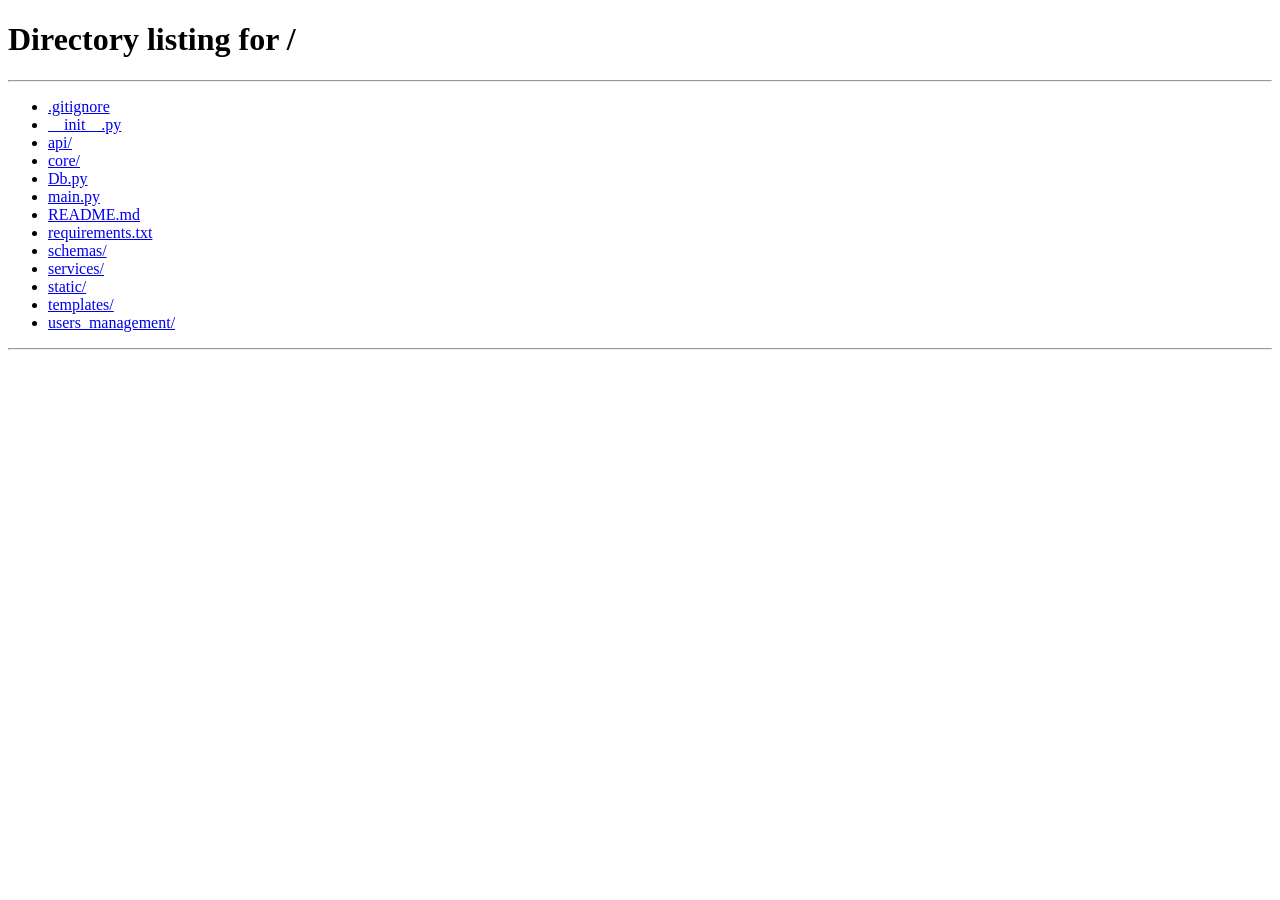
<file: templates/user/admin_user.html>
<!-- admin_user.html -->
<!DOCTYPE html>
<html lang="vi">
<head>
  <meta charset="UTF-8" />
  <meta name="viewport" content="width=device-width, initial-scale=1.0" />
  <title>Admin User Dashboard</title>
  <link rel="stylesheet" href="/static/css/user/admin_user.css" />
</head>
<body>
  <header class="site-topbar">
    <div class="topbar-left">
      <a href="/" class="brand">StayBook</a>
      <nav class="topbar-nav">
      <a href="/admin/hotels-page">Khách sạn</a>
        <a href="#">Chuyến đi của tôi</a>
        <a href="#">Hỗ trợ</a>
      </nav>
    </div>

    <div class="topbar-right">
      <span id="adminNameBadge" class="admin-badge">Admin</span>
      <button id="logoutBtn" class="logout-btn" type="button">Đăng xuất</button>
    </div>
  </header>

  <header class="admin-topbar page-head">
    <div>
      <h1 style="padding-top: 13px;">Quản lí tài khoản người dùng</h1>
    </div>
  </header>

  <main class="dashboard-wrap">
    <section class="left-column card">
      <div class="section-head">
        <h2>Luồng update thông tin của user</h2>
        <p>Chỉ hiện sự kiện user đã cập nhật, không hiện dữ liệu chi tiết.</p>
      </div>

      <div id="updateLogsList" class="simple-feed empty-state">
        Chưa có log cập nhật.
      </div>
    </section>

    <section class="right-column card rounded-panel">
      <div class="section-head">
        <h2>Yêu cầu xóa tài khoản</h2>
        <p>Quản lí trạng thái Pending / Approved / Rejected.</p>
      </div>

      <div class="filter-row">
        <button class="filter-btn active" data-status="ALL">Tất cả</button>
        <button class="filter-btn" data-status="Pending">Pending</button>
        <button class="filter-btn" data-status="Approved">Approved</button>
        <button class="filter-btn" data-status="Rejected">Rejected</button>
      </div>

      <div class="request-table-wrap">
        <table class="request-table">
          <thead>
            <tr>
              <th>Request ID</th>
              <th>User ID</th>
              <th>Tên hiển thị</th>
              <th>Trạng thái</th>
              <th>Thời gian tạo</th>
              <th></th>
            </tr>
          </thead>
          <tbody id="deleteRequestsBody">
            <tr>
              <td colspan="6" class="table-empty">Đang tải dữ liệu...</td>
            </tr>
          </tbody>
        </table>
      </div>
    </section>

    <section class="bottom-column card report-placeholder">
      <h2>Báo cáo từ receptions</h2>
      <p>Phần này để sau.</p>
    </section>
  </main>

  <div id="detailOverlay" class="overlay hidden">
    <div class="floating-panel">
      <button id="closeDetailBtn" class="close-btn" type="button">x</button>

      <div class="floating-panel-body">
        <div class="detail-top">
          <h3>Thông tin chi tiết request xóa tài khoản</h3>
          <span id="detailStatus" class="status-chip">Pending</span>
        </div>

        <div class="detail-block">
          <h4>Thông tin tài khoản</h4>
          <div class="detail-grid" id="detailUserInfo"></div>
        </div>

        <div class="detail-block">
          <h4>Lí do xóa tài khoản</h4>
          <p id="detailReason" class="reason-box">Không có lí do.</p>
        </div>

        <div class="detail-actions" id="detailActions">
          <button id="approveBtn" class="primary-btn" type="button">Approve</button>
          <button id="rejectBtn" class="danger-btn" type="button">Reject</button>
        </div>
      </div>
    </div>
  </div>

  <script src="/static/js/user/admin_user.js"></script>
</body>
</html>
</file>
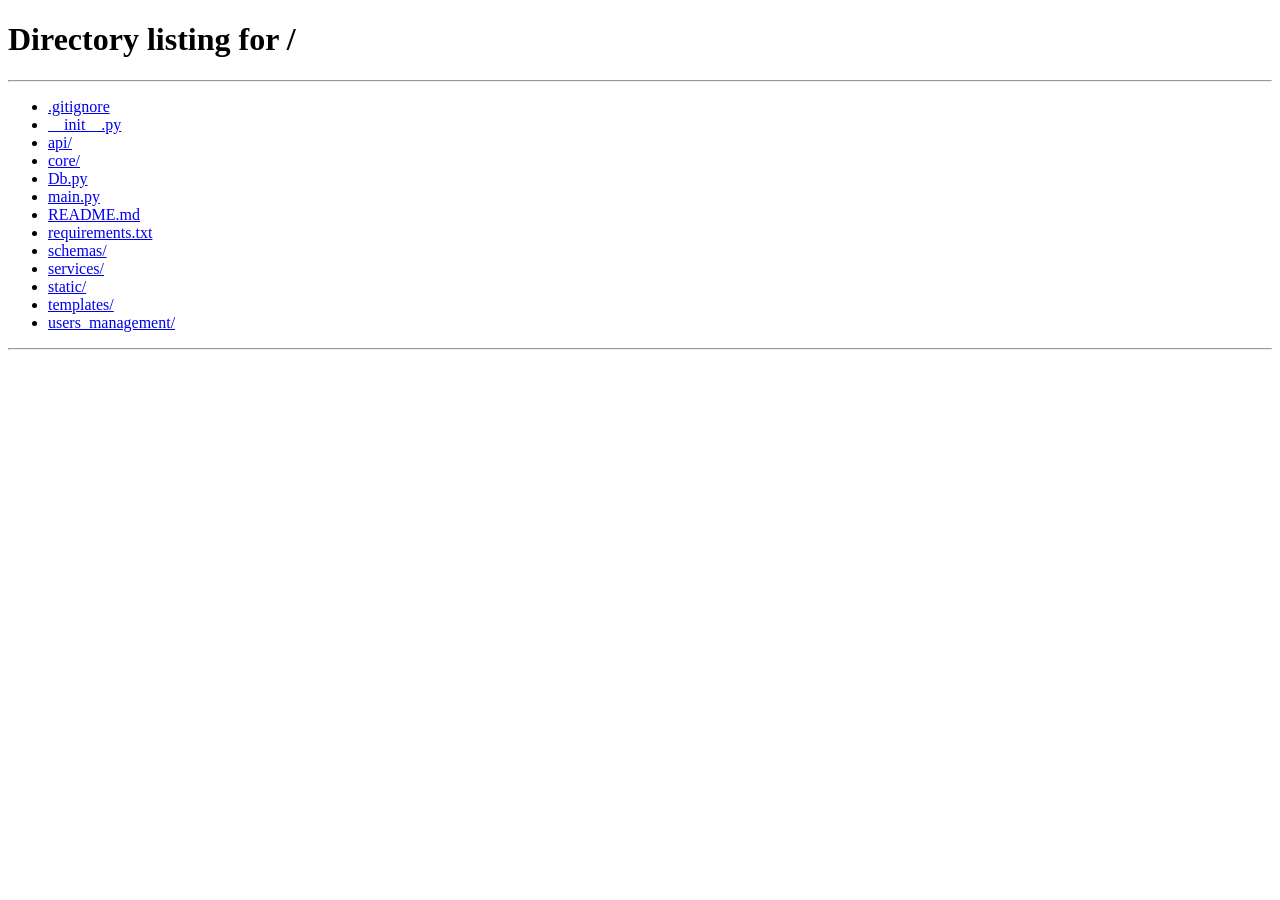
<file: templates/user/user_info.html>
<!DOCTYPE html>
<html lang="vi">
<head>
  <meta charset="UTF-8" />
  <meta name="viewport" content="width=device-width, initial-scale=1.0" />
  <title>Thông tin tài khoản</title>
  <link rel="stylesheet" href="/static/css/user/user_info.css" />
</head>
<body>
  <header class="site-topbar">
  <div class="topbar-left">
<a href="/" class="brand">StayBook</a>
    <nav class="topbar-nav">
<a href="/">Khách sạn</a>
      <a href="#">Chuyến đi của tôi</a>
      <a href="#">Hỗ trợ</a>
    </nav>
  </div>

  <div class="topbar-right">
    <button id="logoutBtn" class="logout-btn" type="button">Đăng xuất</button>
  </div>
</header>

<header class="user-topbar page-head">
  <div>
    <p class="eyebrow">StayBook User</p>
    <h1>Thông tin tài khoản</h1>
  </div>
</header>

  <main class="user-page-wrap">
    <section class="profile-card">
      <div class="profile-header">
        <img
          id="userAvatar"
          class="avatar"
          src="https://via.placeholder.com/120x120?text=User"
          alt="avatar"
        />

        <div>
          <p class="profile-role" id="userRole">Guest</p>
          <h2 id="userFullName">Đang tải...</h2>
          <p id="userEmail" class="muted-text">-</p>
        </div>
      </div>

      <div id="userNotice" class="notice"></div>

      <div class="info-grid">
        <div class="info-item">
          <span class="info-label">Số điện thoại</span>
          <p id="userPhone">-</p>
        </div>

        <div class="info-item">
          <span class="info-label">CCCD</span>
          <p id="userCitizenId">-</p>
        </div>

        <div class="info-item">
          <span class="info-label">Địa chỉ</span>
          <p id="userAddress">-</p>
        </div>

        <div class="info-item">
          <span class="info-label">Trạng thái</span>
          <p id="userStatus">-</p>
        </div>
      </div>

      <div class="action-row">
        <button type="button" id="openUpdateBtn" class="primary-btn">
          Update thông tin của bản thân
        </button>
        <button type="button" id="openDeleteRequestBtn" class="danger-btn">
          Gửi request xóa tài khoản
        </button>
      </div>
    </section>
  </main>

  <div id="updateOverlay" class="overlay hidden">
    <div class="modal-card">
      <button type="button" id="closeUpdateBtn" class="close-btn">×</button>
      <h3>Cập nhật thông tin tài khoản</h3>

      <form id="updateForm" class="form-grid">
        <label>
          <span>Họ và tên</span>
          <input id="updateFullName" type="text" required />
        </label>

        <label>
          <span>Số điện thoại</span>
          <input id="updatePhone" type="text" />
        </label>

        <label>
          <span>CCCD</span>
          <input id="updateCitizenId" type="text" />
        </label>

        <label>
          <span>Địa chỉ</span>
          <input id="updateAddress" type="text" />
        </label>

        <label class="full-width">
          <span>Avatar URL</span>
          <input id="updateAvatarUrl" type="text" />
        </label>

        <button type="submit" class="primary-btn full-width">Lưu thay đổi</button>
      </form>
    </div>
  </div>

  <div id="deleteOverlay" class="overlay hidden">
    <div class="modal-card small-modal">
      <button type="button" id="closeDeleteBtn" class="close-btn">×</button>
      <h3>Gửi yêu cầu xóa tài khoản</h3>

      <form id="deleteRequestForm">
        <label class="textarea-label">
          <span>Lí do xóa tài khoản</span>
          <textarea id="deleteReason" rows="5" placeholder="Có thể để trống"></textarea>
        </label>

        <button type="submit" class="danger-btn full-width">Gửi request</button>
      </form>
    </div>
  </div>

  <script src="/static/js/user/user_info.js"></script>
</body>
</html>
</file>
<file: static/css/admin/admin_hotel.css>
/* =========================
   BIẾN MÀU CHUNG
========================== */
:root {
  --bg: #f3f4f6;
  --surface: #ffffff;
  --text: #111827;
  --muted: #6b7280;
  --line: #d6dbe3;
  --primary: #16384f;
  --primary-soft: #edf4f8;
  --danger: #b42318;
  --danger-soft: #fef3f2;
  --success: #067647;
  --success-soft: #ecfdf3;
  --shadow: 0 20px 40px rgba(15, 23, 42, 0.08);
}

/* =========================
   RESET CƠ BẢN
========================== */
* {
  box-sizing: border-box;
}

body {
  margin: 0;
  font-family: Arial, Helvetica, sans-serif;
  background: var(--bg);
  color: var(--text);
}

button,
input,
select {
  font: inherit;
}

.hidden {
  display: none !important;
}

/* =========================
   INPUT / SELECT
========================== */
input,
select {
  width: 100%;
  border: 1px solid var(--line);
  border-radius: 14px;
  padding: 12px 14px;
  background: #fff;
  outline: none;
}

input:focus,
select:focus {
  border-color: var(--primary);
}

/* =========================
   TOPBAR
========================== */
.admin-topbar {
  display: flex;
  justify-content: space-between;
  align-items: center;
  gap: 20px;
  padding: 24px 32px 12px;
}

.admin-topbar h1 {
  margin: 4px 0 0;
  font-size: 32px;
}

.topbar-kicker {
  margin: 0;
  color: var(--muted);
  font-size: 13px;
}

.topbar-actions {
  display: flex;
  align-items: center;
  gap: 12px;
}

/* =========================
   BADGE / CHIP
========================== */
.admin-badge,
.status-chip {
  display: inline-flex;
  align-items: center;
  justify-content: center;
  min-width: 92px;
  padding: 8px 14px;
  border-radius: 999px;
  font-size: 13px;
  font-weight: 700;
  background: var(--primary-soft);
  color: var(--primary);
}

/* =========================
   BUTTON
========================== */
.ghost-btn,
.primary-btn,
.danger-btn,
.view-btn,
.page-btn {
  border-radius: 12px;
  cursor: pointer;
  transition: 0.2s ease;
}

.ghost-btn {
  border: 1px solid var(--line);
  background: #fff;
  padding: 10px 16px;
}

.primary-btn {
  border: none;
  background: var(--primary);
  color: #fff;
  padding: 12px 18px;
  font-weight: 700;
}

.danger-btn {
  border: none;
  background: var(--danger);
  color: #fff;
  padding: 12px 18px;
  font-weight: 700;
}

.view-btn {
  border: 2px solid var(--primary);
  background: #fff;
  color: var(--primary);
  padding: 8px 14px;
}

.page-btn {
  min-width: 40px;
  height: 40px;
  border: 1px solid var(--line);
  background: #fff;
  color: var(--text);
  font-weight: 700;
}

.page-btn.active {
  background: var(--primary);
  color: #fff;
  border-color: var(--primary);
}

.ghost-btn:hover,
.primary-btn:hover,
.danger-btn:hover,
.view-btn:hover,
.page-btn:hover {
  transform: translateY(-1px);
}

#prevPageBtn:disabled,
#nextPageBtn:disabled {
  opacity: 0.5;
  cursor: not-allowed;
}

/* =========================
   LAYOUT CHÍNH
========================== */
.dashboard-wrap {
  display: grid;
  grid-template-columns: 340px 1fr;
  grid-template-areas:
    "import search"
    "report report";
  gap: 28px;
  padding: 12px 32px 32px;
}

.left-column {
  grid-area: import;
}

.right-column {
  grid-area: search;
}

.bottom-column {
  grid-area: report;
}

/* =========================
   CARD
========================== */
.card {
  background: var(--surface);
  border: 2px solid var(--primary);
  box-shadow: var(--shadow);
}

.left-column {
  padding: 24px;
  min-height: 420px;
}

.rounded-panel {
  border-radius: 44px;
  padding: 28px;
}

.bottom-column {
  border-radius: 40px;
  min-height: 180px;
  display: grid;
  place-items: center;
  text-align: center;
}

/* =========================
   HEAD / SECTION
========================== */
.section-head h2,
.section-head h3 {
  margin: 0 0 8px;
}

.section-head h2 {
  font-size: 28px;
}

.section-head p {
  margin: 0;
  color: var(--muted);
  line-height: 1.5;
}

/* =========================
   FORM IMPORT
========================== */
.stack-form {
  margin-top: 24px;
  display: flex;
  flex-direction: column;
  gap: 16px;
}

.field-group label {
  display: block;
  margin-bottom: 8px;
  font-size: 14px;
  font-weight: 700;
}

.full-btn {
  width: 100%;
}

.mini-divider {
  height: 1px;
  background: #e5e7eb;
  margin: 24px 0;
}

.info-box {
  margin-top: 12px;
  padding: 16px;
  border-radius: 18px;
  background: #f8fafc;
  border: 1px solid #e5e7eb;
  line-height: 1.7;
  white-space: pre-line;
}

/* =========================
   FORM SEARCH
========================== */
.search-grid {
  margin-top: 24px;
  display: grid;
  grid-template-columns: repeat(2, minmax(220px, 1fr));
  gap: 16px;
}

.search-actions {
  grid-column: 1 / -1;
  display: flex;
  gap: 12px;
  margin-top: 4px;
}

/* =========================
   HEADER KẾT QUẢ
========================== */
.result-head {
  margin: 28px 0 14px;
  display: flex;
  justify-content: space-between;
  align-items: center;
  gap: 12px;
}

.result-head h3 {
  margin: 0;
}

.result-count {
  color: var(--muted);
  font-size: 14px;
  font-weight: 700;
}

/* =========================
   TABLE
========================== */
.request-table-wrap {
  overflow-x: auto;
}

.request-table {
  width: 100%;
  border-collapse: collapse;
  min-width: 980px;
}

.request-table th,
.request-table td {
  padding: 14px 12px;
  border-bottom: 1px solid #e6eaf0;
  text-align: left;
  vertical-align: middle;
}

.request-table th {
  color: var(--muted);
  font-size: 13px;
}

.request-table td:nth-child(2) {
  max-width: 260px;
  word-break: break-word;
  line-height: 1.5;
}

.table-empty,
.empty-state {
  color: var(--muted);
  text-align: center;
  padding: 28px 12px;
}

/* =========================
   PHÂN TRANG
========================== */
.pagination-wrap {
  margin-top: 20px;
  display: flex;
  justify-content: flex-end;
  align-items: center;
  gap: 10px;
  flex-wrap: wrap;
}

.pagination-numbers {
  display: flex;
  gap: 8px;
  flex-wrap: wrap;
}

/* =========================
   OVERLAY / MODAL
========================== */
.overlay {
  position: fixed;
  inset: 0;
  background: rgba(15, 23, 42, 0.45);
  display: flex;
  align-items: center;
  justify-content: center;
  z-index: 1000;
  padding: 24px;
}

/* =========================
   MODAL CHI TIẾT
========================== */
.floating-panel {
  position: relative;
  width: min(920px, 100%);
  max-height: 92vh;
  overflow-y: auto;
  background: #fff;
  border: 2px solid var(--primary);
  border-radius: 36px;
  padding: 28px;
  box-shadow: 0 30px 80px rgba(15, 23, 42, 0.24);
}

.close-btn {
  position: absolute;
  top: 16px;
  right: 18px;
  width: 42px;
  height: 42px;
  border-radius: 50%;
  border: 1px solid var(--line);
  background: #fff;
  font-size: 28px;
  cursor: pointer;
}

.detail-top {
  display: flex;
  justify-content: space-between;
  align-items: center;
  gap: 12px;
  margin-bottom: 22px;
}

.detail-top h3,
.detail-block h4 {
  margin: 0;
}

.detail-block {
  margin-top: 24px;
}

.detail-grid {
  display: grid;
  grid-template-columns: repeat(2, minmax(0, 1fr));
  gap: 14px;
  margin-top: 14px;
}

.detail-item {
  padding: 14px 16px;
  border-radius: 18px;
  background: #f8fafc;
  border: 1px solid #e5e7eb;
  min-width: 0;
}

.detail-item span {
  display: block;
  font-size: 12px;
  color: var(--muted);
  margin-bottom: 8px;
  line-height: 1.4;
}

.detail-item strong {
  display: block;
  font-size: 17px;
  line-height: 1.5;
  word-break: break-word;
  overflow-wrap: anywhere;
  white-space: normal;
}

.detail-item.wide {
  grid-column: 1 / -1;
}

.reason-box {
  margin: 12px 0 0;
  padding: 16px;
  border-radius: 18px;
  background: #f8fafc;
  border: 1px solid #e5e7eb;
  line-height: 1.7;
  word-break: break-word;
}

.detail-actions {
  margin-top: 28px;
  display: flex;
  gap: 12px;
}

/* =========================
   MODAL XÁC NHẬN
========================== */
.confirm-panel {
  width: min(480px, 100%);
  background: #fff;
  border-radius: 28px;
  border: 2px solid var(--primary);
  box-shadow: 0 30px 80px rgba(15, 23, 42, 0.24);
  padding: 24px;
}

.confirm-panel h3 {
  margin: 0 0 12px;
  font-size: 24px;
}

.confirm-panel p {
  margin: 0;
  color: var(--text);
  line-height: 1.7;
}

.confirm-actions {
  margin-top: 20px;
  display: flex;
  justify-content: flex-end;
  gap: 12px;
}

/* =========================
   TOAST
========================== */
.toast {
  position: fixed;
  right: 24px;
  bottom: 24px;
  z-index: 1200;
  min-width: 300px;
  max-width: 440px;
  padding: 14px 16px;
  border-radius: 18px;
  color: #fff;
  line-height: 1.6;
  box-shadow: 0 24px 60px rgba(15, 23, 42, 0.24);
}

.toast.success {
  background: #067647;
}

.toast.error {
  background: #b42318;
}

.toast.info {
  background: #16384f;
}

/* =========================
   RESPONSIVE
========================== */
@media (max-width: 1100px) {
  .dashboard-wrap {
    grid-template-columns: 1fr;
    grid-template-areas:
      "import"
      "search"
      "report";
  }

  .search-grid {
    grid-template-columns: 1fr;
  }

  .detail-grid {
    grid-template-columns: 1fr;
  }

  .detail-item.wide {
    grid-column: auto;
  }
}
</file>
<file: static/css/receptionist/receptionist_hotel_service.css>
/* =========================
   BIẾN MÀU CHUNG
========================== */
:root {
  --bg: #f3f4f6;
  --surface: #ffffff;
  --text: #111827;
  --muted: #6b7280;
  --line: #d6dbe3;
  --primary: #16384f;
  --primary-soft: #edf4f8;
  --danger: #b42318;
  --danger-soft: #fef3f2;
  --success: #067647;
  --success-soft: #ecfdf3;
  --warning: #b54708;
  --warning-soft: #fffaeb;
  --shadow: 0 20px 40px rgba(15, 23, 42, 0.08);
}

/* =========================
   RESET CƠ BẢN
========================== */
* {
  box-sizing: border-box;
}

body {
  margin: 0;
  font-family: Arial, Helvetica, sans-serif;
  background: var(--bg);
  color: var(--text);
}

button,
input,
select,
textarea {
  font: inherit;
}

.hidden {
  display: none !important;
}

/* =========================
   INPUT / SELECT
========================== */
input,
select {
  width: 100%;
  border: 1px solid var(--line);
  border-radius: 14px;
  padding: 12px 14px;
  background: #fff;
  outline: none;
}

input:focus,
select:focus {
  border-color: var(--primary);
}

.input-error {
  border-color: #b42318 !important;
  background: #fff5f5;
}

/* =========================
   TOPBAR
========================== */
.admin-topbar {
  display: flex;
  justify-content: space-between;
  align-items: center;
  gap: 20px;
  padding: 24px 32px 12px;
}

.admin-topbar h1 {
  margin: 4px 0 0;
  font-size: 32px;
}

.topbar-kicker {
  margin: 0;
  color: var(--muted);
  font-size: 13px;
}

.topbar-actions {
  display: flex;
  align-items: center;
  gap: 12px;
}

/* =========================
   BADGE / CHIP
========================== */
.admin-badge,
.status-chip {
  display: inline-flex;
  align-items: center;
  justify-content: center;
  min-width: 92px;
  padding: 8px 14px;
  border-radius: 999px;
  font-size: 13px;
  font-weight: 700;
  background: var(--primary-soft);
  color: var(--primary);
}

.status-chip.available {
  background: var(--success-soft);
  color: var(--success);
}

.status-chip.unavailable {
  background: var(--warning-soft);
  color: var(--warning);
}

/* =========================
   BUTTON
========================== */
.ghost-btn,
.primary-btn,
.danger-btn,
.view-btn,
.page-btn,
.catalog-btn {
  border-radius: 12px;
  cursor: pointer;
  transition: 0.2s ease;
}

.ghost-btn {
  border: 1px solid var(--line);
  background: #fff;
  padding: 10px 16px;
}

.primary-btn {
  border: none;
  background: var(--primary);
  color: #fff;
  padding: 12px 18px;
  font-weight: 700;
}

.danger-btn {
  border: none;
  background: var(--danger);
  color: #fff;
  padding: 12px 18px;
  font-weight: 700;
}

.view-btn,
.catalog-btn {
  border: 2px solid var(--primary);
  background: #fff;
  color: var(--primary);
  padding: 8px 14px;
  font-weight: 700;
}

.page-btn {
  min-width: 40px;
  height: 40px;
  border: 1px solid var(--line);
  background: #fff;
  color: var(--text);
  font-weight: 700;
}

.page-btn.active {
  background: var(--primary);
  color: #fff;
  border-color: var(--primary);
}

.ghost-btn:hover,
.primary-btn:hover,
.danger-btn:hover,
.view-btn:hover,
.page-btn:hover,
.catalog-btn:hover {
  transform: translateY(-1px);
}

#prevPageBtn:disabled,
#nextPageBtn:disabled {
  opacity: 0.5;
  cursor: not-allowed;
}

/* =========================
   LAYOUT CHÍNH
========================== */
.dashboard-wrap {
  display: grid;
  gap: 28px;
  padding: 12px 32px 32px;
}

.receptionist-layout {
  grid-template-columns: 340px 1fr;
  grid-template-areas:
    "assign manage"
    "catalog catalog";
}

.left-column {
  grid-area: assign;
}

.right-column {
  grid-area: manage;
}

.bottom-service-column {
  grid-area: catalog;
}

/* =========================
   CARD
========================== */
.card {
  background: var(--surface);
  border: 2px solid var(--primary);
  box-shadow: var(--shadow);
}

.left-column {
  padding: 24px;
  min-height: 420px;
}

.rounded-panel {
  border-radius: 44px;
  padding: 28px;
}

.bottom-service-column {
  border-radius: 40px;
  padding: 28px;
}

/* =========================
   HEAD / SECTION
========================== */
.section-head h2,
.section-head h3,
.bottom-section-head h2 {
  margin: 0 0 8px;
}

.section-head h2,
.bottom-section-head h2 {
  font-size: 28px;
}

.section-head p,
.bottom-section-head p {
  margin: 0;
  color: var(--muted);
  line-height: 1.5;
}

/* =========================
   FORM
========================== */
.stack-form {
  margin-top: 24px;
  display: flex;
  flex-direction: column;
  gap: 16px;
}

.field-group label {
  display: block;
  margin-bottom: 8px;
  font-size: 14px;
  font-weight: 700;
}

.full-btn {
  width: 100%;
}

.inline-check {
  display: flex;
  align-items: center;
  gap: 10px;
}

.inline-check input {
  width: auto;
  margin: 0;
}

.inline-check label {
  margin: 0;
}

.mini-divider {
  height: 1px;
  background: #e5e7eb;
  margin: 24px 0;
}

.info-box {
  margin-top: 12px;
  padding: 16px;
  border-radius: 18px;
  background: #f8fafc;
  border: 1px solid #e5e7eb;
  line-height: 1.7;
  white-space: pre-line;
}

.modal-form {
  margin-top: 18px;
}

/* =========================
   HOTEL INFO
========================== */
.hotel-info-box {
  margin-top: 22px;
  display: grid;
  grid-template-columns: repeat(2, minmax(0, 1fr));
  gap: 14px;
}

.hotel-info-item {
  padding: 14px 16px;
  border-radius: 18px;
  background: #f8fafc;
  border: 1px solid #e5e7eb;
}

.hotel-info-item span {
  display: block;
  font-size: 12px;
  color: var(--muted);
  margin-bottom: 8px;
  line-height: 1.4;
}

.hotel-info-item strong {
  display: block;
  font-size: 17px;
  line-height: 1.5;
  word-break: break-word;
}

.hotel-info-item.wide {
  grid-column: 1 / -1;
}

/* =========================
   FILTER
========================== */
.search-grid {
  margin-top: 24px;
  display: grid;
  grid-template-columns: repeat(2, minmax(220px, 1fr));
  gap: 16px;
}

.compact-grid .search-actions {
  grid-column: 1 / -1;
  display: flex;
  gap: 12px;
  margin-top: 4px;
}

.filter-error {
  grid-column: 1 / -1;
  padding: 12px 14px;
  border-radius: 14px;
  border: 1px solid #fecdca;
  background: #fef3f2;
  color: #b42318;
  font-size: 14px;
  font-weight: 700;
}

/* =========================
   HEADER KẾT QUẢ
========================== */
.result-head {
  margin: 28px 0 14px;
  display: flex;
  justify-content: space-between;
  align-items: center;
  gap: 12px;
}

.result-head h3 {
  margin: 0;
}

.result-count {
  color: var(--muted);
  font-size: 14px;
  font-weight: 700;
}

/* =========================
   TABLE
========================== */
.request-table-wrap {
  overflow-x: auto;
}

.request-table {
  width: 100%;
  border-collapse: collapse;
  min-width: 980px;
}

.request-table th,
.request-table td {
  padding: 14px 12px;
  border-bottom: 1px solid #e6eaf0;
  text-align: left;
  vertical-align: middle;
}

.request-table th {
  color: var(--muted);
  font-size: 13px;
}

.request-table td:nth-child(2) {
  max-width: 240px;
  word-break: break-word;
  line-height: 1.5;
}

.table-empty,
.empty-state {
  color: var(--muted);
  text-align: center;
  padding: 28px 12px;
}

/* =========================
   PAGINATION
========================== */
.pagination-wrap {
  margin-top: 20px;
  display: flex;
  justify-content: flex-end;
  align-items: center;
  gap: 10px;
  flex-wrap: wrap;
}

.pagination-numbers {
  display: flex;
  gap: 8px;
  flex-wrap: wrap;
}

/* =========================
   CATALOG CARD
========================== */
.catalog-grid {
  margin-top: 22px;
  display: grid;
  grid-template-columns: repeat(3, minmax(240px, 1fr));
  gap: 18px;
}

.catalog-card {
  border: 1px solid #e5e7eb;
  border-radius: 24px;
  padding: 18px;
  background: #f8fafc;
  display: flex;
  flex-direction: column;
  gap: 12px;
}

.catalog-card h3 {
  margin: 0;
  font-size: 18px;
}

.catalog-meta {
  font-size: 14px;
  color: var(--muted);
  line-height: 1.6;
}

.catalog-description {
  margin: 0;
  line-height: 1.6;
  color: var(--text);
  min-height: 48px;
}

.catalog-footer {
  display: flex;
  justify-content: space-between;
  align-items: center;
  gap: 10px;
  margin-top: auto;
}

/* =========================
   OVERLAY / MODAL
========================== */
.overlay {
  position: fixed;
  inset: 0;
  background: rgba(15, 23, 42, 0.45);
  display: flex;
  align-items: center;
  justify-content: center;
  z-index: 1000;
  padding: 24px;
}

/* =========================
   MODAL CHI TIẾT
========================== */
.floating-panel {
  position: relative;
  width: min(920px, 100%);
  max-height: 92vh;
  overflow-y: auto;
  background: #fff;
  border: 2px solid var(--primary);
  border-radius: 36px;
  padding: 28px;
  box-shadow: 0 30px 80px rgba(15, 23, 42, 0.24);
}

.close-btn {
  position: absolute;
  top: 16px;
  right: 18px;
  width: 42px;
  height: 42px;
  border-radius: 50%;
  border: 1px solid var(--line);
  background: #fff;
  font-size: 28px;
  cursor: pointer;
}

.detail-top {
  display: flex;
  justify-content: space-between;
  align-items: center;
  gap: 12px;
  margin-bottom: 22px;
}

.detail-top h3,
.detail-block h4 {
  margin: 0;
}

.detail-block {
  margin-top: 24px;
}

.detail-grid {
  display: grid;
  grid-template-columns: repeat(2, minmax(0, 1fr));
  gap: 14px;
  margin-top: 14px;
}

.detail-item {
  padding: 14px 16px;
  border-radius: 18px;
  background: #f8fafc;
  border: 1px solid #e5e7eb;
  min-width: 0;
}

.detail-item span {
  display: block;
  font-size: 12px;
  color: var(--muted);
  margin-bottom: 8px;
  line-height: 1.4;
}

.detail-item strong {
  display: block;
  font-size: 17px;
  line-height: 1.5;
  word-break: break-word;
  overflow-wrap: anywhere;
  white-space: normal;
}

.reason-box {
  margin: 12px 0 0;
  padding: 16px;
  border-radius: 18px;
  background: #f8fafc;
  border: 1px solid #e5e7eb;
  line-height: 1.7;
  word-break: break-word;
}

.detail-actions {
  margin-top: 28px;
  display: flex;
  gap: 12px;
  flex-wrap: wrap;
}

/* =========================
   MODAL XÁC NHẬN
========================== */
.confirm-panel {
  width: min(480px, 100%);
  background: #fff;
  border-radius: 28px;
  border: 2px solid var(--primary);
  box-shadow: 0 30px 80px rgba(15, 23, 42, 0.24);
  padding: 24px;
}

.confirm-panel h3 {
  margin: 0 0 12px;
  font-size: 24px;
}

.confirm-panel p {
  margin: 0;
  color: var(--text);
  line-height: 1.7;
}

.confirm-actions {
  margin-top: 20px;
  display: flex;
  justify-content: flex-end;
  gap: 12px;
}

/* =========================
   TOAST
========================== */
.toast {
  position: fixed;
  right: 24px;
  bottom: 24px;
  z-index: 1200;
  min-width: 300px;
  max-width: 440px;
  padding: 14px 16px;
  border-radius: 18px;
  color: #fff;
  line-height: 1.6;
  box-shadow: 0 24px 60px rgba(15, 23, 42, 0.24);
}

.toast.success {
  background: #067647;
}

.toast.error {
  background: #b42318;
}

.toast.info {
  background: #16384f;
}

/* =========================
   RESPONSIVE
========================== */
@media (max-width: 1180px) {
  .receptionist-layout {
    grid-template-columns: 1fr;
    grid-template-areas:
      "assign"
      "manage"
      "catalog";
  }

  .search-grid,
  .detail-grid,
  .catalog-grid,
  .hotel-info-box {
    grid-template-columns: 1fr;
  }

  .hotel-info-item.wide {
    grid-column: auto;
  }
}
</file>
<file: static/css/user/admin_user.css>
/* admin_user.css */
:root {
  --bg: #f5f7fb;
  --bg-soft: #eef2f7;
  --surface: #ffffff;
  --surface-soft: #fbfcfe;
  --text: #111827;
  --muted: #6b7280;
  --line: #d6dbe3;
  --primary: #16384f;
  --primary-dark: #102b3d;
  --primary-soft: #edf4f8;
  --danger: #b42318;
  --danger-soft: #fef3f2;
  --success: #067647;
  --success-soft: #ecfdf3;
  --warning: #b54708;
  --warning-soft: #fffaeb;
  --shadow: 0 18px 44px rgba(15, 23, 42, 0.08);
  --shadow-strong: 0 24px 64px rgba(15, 23, 42, 0.16);
}

* {
  box-sizing: border-box;
}

html,
body {
  margin: 0;
  padding: 0;
}

body {
  font-family: Arial, Helvetica, sans-serif;
  background: linear-gradient(180deg, #eef2f7 0%, #f8fafc 100%);
  color: var(--text);
  min-height: 100vh;
}

body.modal-open {
  overflow: hidden;
}

button {
  font: inherit;
}

a {
  color: inherit;
  text-decoration: none;
}

/* ===== TOPBAR GIỐNG USER ===== */
.site-topbar {
  position: sticky;
  top: 0;
  z-index: 200;
  min-height: 72px;
  display: flex;
  align-items: center;
  justify-content: space-between;
  gap: 20px;
  padding: 0 32px;
  background: var(--primary);
  border-bottom: 1px solid rgba(255, 255, 255, 0.08);
}

.topbar-left {
  display: flex;
  align-items: center;
  gap: 28px;
  min-width: 0;
}

.brand {
  color: #ffffff;
  text-decoration: none;
  font-size: 28px;
  font-weight: 700;
  line-height: 1;
  white-space: nowrap;
}

.topbar-nav {
  display: flex;
  align-items: center;
  gap: 20px;
  flex-wrap: wrap;
}

.topbar-nav a {
  color: #dbe7f3;
  text-decoration: none;
  font-size: 15px;
  font-weight: 500;
  transition: color 0.2s ease;
}

.topbar-nav a:hover {
  color: #ffffff;
}

.topbar-right {
  display: flex;
  align-items: center;
  gap: 12px;
  flex-shrink: 0;
}

.logout-btn {
  border: none;
  background: #ffffff;
  color: var(--primary);
  padding: 10px 18px;
  border-radius: 999px;
  font-size: 14px;
  font-weight: 700;
  cursor: pointer;
  transition: transform 0.2s ease, opacity 0.2s ease, box-shadow 0.2s ease;
}

.logout-btn:hover {
  opacity: 0.94;
  transform: translateY(-1px);
  box-shadow: 0 10px 24px rgba(15, 23, 42, 0.16);
}

.admin-badge,
.status-chip {
  display: inline-flex;
  align-items: center;
  justify-content: center;
  min-width: 92px;
  padding: 8px 14px;
  border-radius: 999px;
  font-size: 13px;
  font-weight: 700;
  background: var(--primary-soft);
  color: var(--primary);
}

/* ===== PAGE HEAD ===== */
.page-head {
  padding-top: 28px;
}

.admin-topbar {
  display: flex;
  justify-content: space-between;
  align-items: flex-start;
  gap: 20px;
  padding: 0 32px 10px;
}

.topbar-kicker {
  margin: 0;
  color: var(--muted);
  font-size: 13px;
}

.admin-topbar h1 {
  margin: 4px 0 0;
  font-size: 34px;
  line-height: 1.15;
}

/* ===== LAYOUT ===== */
.dashboard-wrap {
  display: grid;
  grid-template-columns: 340px 1fr;
  grid-template-areas:
    "updates requests"
    "report report";
  gap: 28px;
  padding: 12px 32px 32px;
}

.left-column { grid-area: updates; }
.right-column { grid-area: requests; }
.bottom-column { grid-area: report; }

.card {
  background: var(--surface);
  border: 2px solid var(--primary);
  box-shadow: var(--shadow);
}

.left-column {
  padding: 24px;
  min-height: 420px;
}

.rounded-panel {
  border-radius: 44px;
  padding: 28px;
}

.bottom-column {
  border-radius: 40px;
  min-height: 220px;
  display: grid;
  place-items: center;
  text-align: center;
}

.section-head h2 {
  margin: 0 0 8px;
  font-size: 28px;
}

.section-head p {
  margin: 0;
  color: var(--muted);
  line-height: 1.5;
}

/* ===== FEED ===== */
.simple-feed {
  margin-top: 24px;
  display: flex;
  flex-direction: column;
  gap: 14px;
}

.log-item,
.feed-item {
  padding: 14px 16px;
  border: 1px solid var(--line);
  border-radius: 18px;
  background: #fafafa;
}

.log-title,
.feed-item strong {
  display: block;
  margin-bottom: 6px;
  line-height: 1.45;
}

.log-sub,
.feed-time {
  color: var(--muted);
  font-size: 13px;
  line-height: 1.5;
}

/* ===== FILTER ===== */
.filter-row {
  display: flex;
  gap: 10px;
  margin: 24px 0 18px;
  flex-wrap: wrap;
}

.filter-btn,
.primary-btn,
.danger-btn,
.view-btn {
  border-radius: 12px;
  cursor: pointer;
  transition: 0.2s ease;
}

.filter-btn {
  border: 1px solid var(--line);
  background: #fff;
  padding: 10px 16px;
}

.filter-btn:hover,
.view-btn:hover {
  transform: translateY(-1px);
}

.filter-btn.active {
  background: var(--primary);
  color: #fff;
  border-color: var(--primary);
}

/* ===== TABLE ===== */
.request-table-wrap {
  overflow-x: auto;
}

.request-table {
  width: 100%;
  border-collapse: collapse;
  min-width: 820px;
}

.request-table th,
.request-table td {
  padding: 14px 12px;
  border-bottom: 1px solid #e6eaf0;
  text-align: left;
  vertical-align: middle;
}

.request-table th {
  color: var(--muted);
  font-size: 13px;
}

.view-btn {
  border: 2px solid var(--primary);
  background: #fff;
  color: var(--primary);
  padding: 8px 14px;
}

.status-pending {
  background: var(--warning-soft);
  color: var(--warning);
}

.status-approved {
  background: var(--success-soft);
  color: var(--success);
}

.status-rejected {
  background: var(--danger-soft);
  color: var(--danger);
}

.table-empty,
.empty-state {
  color: var(--muted);
  text-align: center;
  padding: 28px 12px;
}

.report-placeholder h2 {
  margin: 0 0 8px;
}

/* ===== MODAL ===== */
.overlay {
  position: fixed;
  inset: 0;
  background: rgba(15, 23, 42, 0.45);
  display: flex;
  align-items: center;
  justify-content: center;
  z-index: 1000;
  padding: 24px;
}

.overlay.hidden {
  display: none;
}

.floating-panel {
  position: relative;
  width: min(620px, 100%);
  background: #fff;
  border: 2px solid var(--primary);
  border-radius: 42px;
  padding: 28px;
  box-shadow: 0 30px 80px rgba(15, 23, 42, 0.24);
}

.close-btn {
  position: absolute;
  top: 16px;
  right: 18px;
  width: 42px;
  height: 42px;
  border-radius: 50%;
  border: 1px solid var(--line);
  background: #fff;
  font-size: 28px;
  cursor: pointer;
}

.detail-top {
  display: flex;
  justify-content: space-between;
  align-items: center;
  gap: 12px;
  margin-bottom: 22px;
}

.detail-top h3,
.detail-block h4 {
  margin: 0;
}

.detail-block {
  margin-top: 24px;
}

.detail-grid {
  display: grid;
  grid-template-columns: 1fr 1fr;
  gap: 12px;
  margin-top: 14px;
}

.detail-item {
  padding: 12px 14px;
  border-radius: 16px;
  background: #f8fafc;
  border: 1px solid #e5e7eb;
}

.detail-item span {
  display: block;
  font-size: 12px;
  color: var(--muted);
  margin-bottom: 6px;
}

.reason-box {
  margin: 12px 0 0;
  padding: 16px;
  border-radius: 18px;
  background: #f8fafc;
  border: 1px solid #e5e7eb;
  line-height: 1.6;
}

.detail-actions {
  margin-top: 28px;
  display: flex;
  gap: 12px;
}

.primary-btn,
.danger-btn {
  flex: 1;
  padding: 14px 18px;
  border: none;
  color: #fff;
  font-weight: 700;
}

.primary-btn {
  background: var(--primary);
}

.danger-btn {
  background: var(--danger);
}

.primary-btn:disabled,
.danger-btn:disabled {
  opacity: 0.55;
  cursor: not-allowed;
}

/* ===== RESPONSIVE ===== */
@media (max-width: 980px) {
  .dashboard-wrap {
    grid-template-columns: 1fr;
    grid-template-areas:
      "updates"
      "requests"
      "report";
  }

  .detail-grid {
    grid-template-columns: 1fr;
  }
}

@media (max-width: 900px) {
  .site-topbar {
    padding-left: 20px;
    padding-right: 20px;
  }

  .admin-topbar,
  .dashboard-wrap {
    padding-left: 20px;
    padding-right: 20px;
  }

  .topbar-left {
    gap: 18px;
  }

  .brand {
    font-size: 24px;
  }
}

@media (max-width: 760px) {
  .site-topbar {
    min-height: auto;
    padding: 14px 18px;
    flex-direction: column;
    align-items: flex-start;
    gap: 12px;
  }

  .topbar-left {
    width: 100%;
    flex-direction: column;
    align-items: flex-start;
    gap: 10px;
  }

  .topbar-nav {
    width: 100%;
    gap: 12px;
  }

  .topbar-right {
    width: 100%;
  }

  .logout-btn {
    width: 100%;
  }

  .admin-topbar,
  .dashboard-wrap {
    padding-left: 18px;
    padding-right: 18px;
  }

  .admin-topbar h1 {
    font-size: 28px;
  }

  .rounded-panel,
  .bottom-column,
  .floating-panel {
    border-radius: 22px;
  }
}

@media (max-width: 480px) {
  .topbar-nav a {
    font-size: 14px;
  }
}
</file>
<file: static/css/user/user_info.css>
:root {
  --bg: #f5f7fb;
  --bg-soft: #eef2f7;
  --surface: #ffffff;
  --surface-soft: #fbfcfe;
  --text: #111827;
  --muted: #6b7280;
  --line: #d8dee8;
  --primary: #15384f;
  --primary-dark: #102b3d;
  --primary-soft: #eef4f8;
  --danger: #b42318;
  --danger-dark: #912018;
  --notice-bg: #eff8ff;
  --notice-text: #175cd3;
  --notice-line: #b2ddff;
  --shadow: 0 18px 44px rgba(15, 23, 42, 0.08);
  --shadow-strong: 0 24px 64px rgba(15, 23, 42, 0.16);
}

* {
  box-sizing: border-box;
}

html,
body {
  margin: 0;
  padding: 0;
}

body {
  font-family: Arial, Helvetica, sans-serif;
  color: var(--text);
  background: linear-gradient(180deg, #eef2f7 0%, #f8fafc 100%);
  min-height: 100vh;
}

body.modal-open {
  overflow: hidden;
}

button,
input,
textarea {
  font: inherit;
}

img {
  display: block;
  max-width: 100%;
}

a {
  color: inherit;
}

/* ===== HEADER ===== */
.site-topbar {
  position: sticky;
  top: 0;
  z-index: 200;
  min-height: 72px;
  display: flex;
  align-items: center;
  justify-content: space-between;
  gap: 20px;
  padding: 0 32px;
  background: var(--primary);
  border-bottom: 1px solid rgba(255, 255, 255, 0.08);
}

.topbar-left {
  display: flex;
  align-items: center;
  gap: 28px;
  min-width: 0;
}

.site-topbar .brand {
  color: #ffffff;
  text-decoration: none;
  font-size: 28px;
  font-weight: 700;
  line-height: 1;
  white-space: nowrap;
}

.topbar-nav {
  display: flex;
  align-items: center;
  gap: 20px;
  flex-wrap: wrap;
}

.topbar-nav a {
  color: #dbe7f3;
  text-decoration: none;
  font-size: 15px;
  font-weight: 500;
  transition: color 0.2s ease;
}

.topbar-nav a:hover {
  color: #ffffff;
}

.topbar-right {
  display: flex;
  align-items: center;
  gap: 12px;
  flex-shrink: 0;
}

.logout-btn {
  border: none;
  background: #ffffff;
  color: var(--primary);
  padding: 10px 18px;
  border-radius: 999px;
  font-size: 14px;
  font-weight: 700;
  cursor: pointer;
  transition: transform 0.2s ease, opacity 0.2s ease, box-shadow 0.2s ease;
}

.logout-btn:hover {
  opacity: 0.94;
  transform: translateY(-1px);
  box-shadow: 0 10px 24px rgba(15, 23, 42, 0.16);
}

/* ===== PAGE HEAD ===== */
.user-topbar {
  display: flex;
  justify-content: space-between;
  align-items: center;
  gap: 20px;
  padding: 28px 36px 10px;
}

.page-head {
  padding-top: 28px;
}

.eyebrow {
  margin: 0 0 6px;
  font-size: 13px;
  color: var(--muted);
}

.user-topbar h1 {
  margin: 0;
  font-size: 34px;
  line-height: 1.15;
}

/* ===== MAIN ===== */
.user-page-wrap {
  padding: 20px 36px 40px;
}

.profile-card,
.modal-card {
  background: var(--surface);
  border: 1px solid var(--line);
  border-radius: 28px;
  box-shadow: var(--shadow);
}

.profile-card {
  max-width: 980px;
  margin: 0 auto;
  padding: 28px;
}

/* ===== PROFILE ===== */
.profile-header {
  display: flex;
  align-items: center;
  gap: 22px;
}

.avatar {
  width: 120px;
  height: 120px;
  object-fit: cover;
  border-radius: 50%;
  border: 4px solid #edf2f7;
  background: #f8fafc;
  flex-shrink: 0;
}

.profile-role {
  margin: 0 0 8px;
  display: inline-flex;
  align-items: center;
  justify-content: center;
  padding: 8px 14px;
  border-radius: 999px;
  background: var(--primary-soft);
  color: var(--primary);
  font-weight: 700;
  font-size: 14px;
}

.profile-header h2 {
  margin: 0 0 8px;
  font-size: 32px;
  line-height: 1.2;
  word-break: break-word;
}

.muted-text {
  margin: 0;
  color: var(--muted);
  line-height: 1.5;
  word-break: break-word;
}

/* ===== NOTICE ===== */
.notice {
  margin-top: 22px;
  padding: 14px 16px;
  border-radius: 16px;
  background: var(--notice-bg);
  color: var(--notice-text);
  border: 1px solid var(--notice-line);
  line-height: 1.6;
}

.hidden {
  display: none !important;
}

/* ===== INFO GRID ===== */
.info-grid {
  margin-top: 26px;
  display: grid;
  grid-template-columns: repeat(2, minmax(0, 1fr));
  gap: 16px;
}

.info-item {
  padding: 16px 18px;
  border: 1px solid var(--line);
  border-radius: 18px;
  background: var(--surface-soft);
}

.info-label,
.info-item span {
  display: block;
  margin-bottom: 8px;
  color: var(--muted);
  font-size: 13px;
}

.info-item p {
  margin: 0;
  font-size: 16px;
  font-weight: 600;
  line-height: 1.5;
  word-break: break-word;
}

/* ===== ACTIONS ===== */
.action-row {
  margin-top: 28px;
  display: flex;
  gap: 14px;
  flex-wrap: wrap;
}

.primary-btn,
.danger-btn,
.ghost-btn {
  border: none;
  border-radius: 14px;
  padding: 14px 18px;
  font-weight: 700;
  cursor: pointer;
  transition: background 0.2s ease, transform 0.2s ease, opacity 0.2s ease;
}

.primary-btn {
  background: var(--primary);
  color: #ffffff;
}

.primary-btn:hover {
  background: var(--primary-dark);
  transform: translateY(-1px);
}

.danger-btn {
  background: var(--danger);
  color: #ffffff;
}

.danger-btn:hover {
  background: var(--danger-dark);
  transform: translateY(-1px);
}

.ghost-btn {
  background: #ffffff;
  border: 1px solid var(--line);
  color: var(--text);
}

.ghost-btn:hover {
  background: #f8fafc;
}

/* ===== MODAL ===== */
.overlay {
  position: fixed;
  inset: 0;
  z-index: 1000;
  display: flex;
  align-items: center;
  justify-content: center;
  padding: 18px;
  background: rgba(15, 23, 42, 0.48);
}

.overlay.show {
  animation: fadeIn 0.2s ease;
}

.modal-card {
  position: relative;
  width: min(680px, 100%);
  padding: 28px;
  animation: popIn 0.22s ease;
}

.small-modal {
  width: min(520px, 100%);
}

.close-btn {
  position: absolute;
  top: 14px;
  right: 16px;
  width: 42px;
  height: 42px;
  border-radius: 50%;
  border: 1px solid var(--line);
  background: #ffffff;
  color: var(--text);
  font-size: 28px;
  line-height: 1;
  cursor: pointer;
  transition: background 0.2s ease, transform 0.2s ease;
}

.close-btn:hover {
  background: #f8fafc;
  transform: scale(1.03);
}

.modal-card h3 {
  margin: 0 0 20px;
  font-size: 28px;
  line-height: 1.2;
}

/* ===== FORM ===== */
.form-grid {
  display: grid;
  grid-template-columns: 1fr 1fr;
  gap: 16px;
}

.form-grid label,
.textarea-label {
  display: flex;
  flex-direction: column;
  gap: 8px;
}

.form-grid label span,
.textarea-label span {
  font-size: 14px;
  font-weight: 700;
}

.form-grid input,
.textarea-label textarea {
  width: 100%;
  border: 1px solid var(--line);
  border-radius: 14px;
  padding: 13px 14px;
  outline: none;
  background: #ffffff;
  color: var(--text);
  transition: border-color 0.2s ease, box-shadow 0.2s ease;
}

.form-grid input:focus,
.textarea-label textarea:focus {
  border-color: var(--primary);
  box-shadow: 0 0 0 3px rgba(21, 56, 79, 0.08);
}

.textarea-label textarea {
  resize: vertical;
  min-height: 140px;
}

.full-width {
  grid-column: 1 / -1;
  width: 100%;
}

/* ===== ANIMATION ===== */
@keyframes fadeIn {
  from {
    opacity: 0;
  }
  to {
    opacity: 1;
  }
}

@keyframes popIn {
  from {
    opacity: 0;
    transform: translateY(10px) scale(0.98);
  }
  to {
    opacity: 1;
    transform: translateY(0) scale(1);
  }
}

/* ===== RESPONSIVE ===== */
@media (max-width: 900px) {
  .site-topbar {
    padding-left: 20px;
    padding-right: 20px;
  }

  .user-topbar,
  .user-page-wrap {
    padding-left: 20px;
    padding-right: 20px;
  }

  .topbar-left {
    gap: 18px;
  }

  .site-topbar .brand {
    font-size: 24px;
  }
}

@media (max-width: 760px) {
  .site-topbar {
    min-height: auto;
    padding: 14px 18px;
    flex-direction: column;
    align-items: flex-start;
    gap: 12px;
  }

  .topbar-left {
    width: 100%;
    flex-direction: column;
    align-items: flex-start;
    gap: 10px;
  }

  .topbar-nav {
    width: 100%;
    gap: 12px;
  }

  .topbar-right {
    width: 100%;
  }

  .logout-btn {
    width: 100%;
  }

  .profile-header,
  .user-topbar,
  .action-row {
    flex-direction: column;
    align-items: flex-start;
  }

  .info-grid,
  .form-grid {
    grid-template-columns: 1fr;
  }

  .user-topbar,
  .user-page-wrap {
    padding-left: 18px;
    padding-right: 18px;
  }

  .profile-card,
  .modal-card {
    border-radius: 22px;
  }

  .profile-header h2 {
    font-size: 26px;
  }

  .modal-card h3 {
    font-size: 24px;
    padding-right: 36px;
  }

  .avatar {
    width: 96px;
    height: 96px;
  }
}

@media (max-width: 480px) {
  .user-topbar h1 {
    font-size: 28px;
  }

  .profile-card {
    padding: 20px;
  }

  .modal-card {
    padding: 22px 18px;
  }

  .topbar-nav a {
    font-size: 14px;
  }
}
</file>
